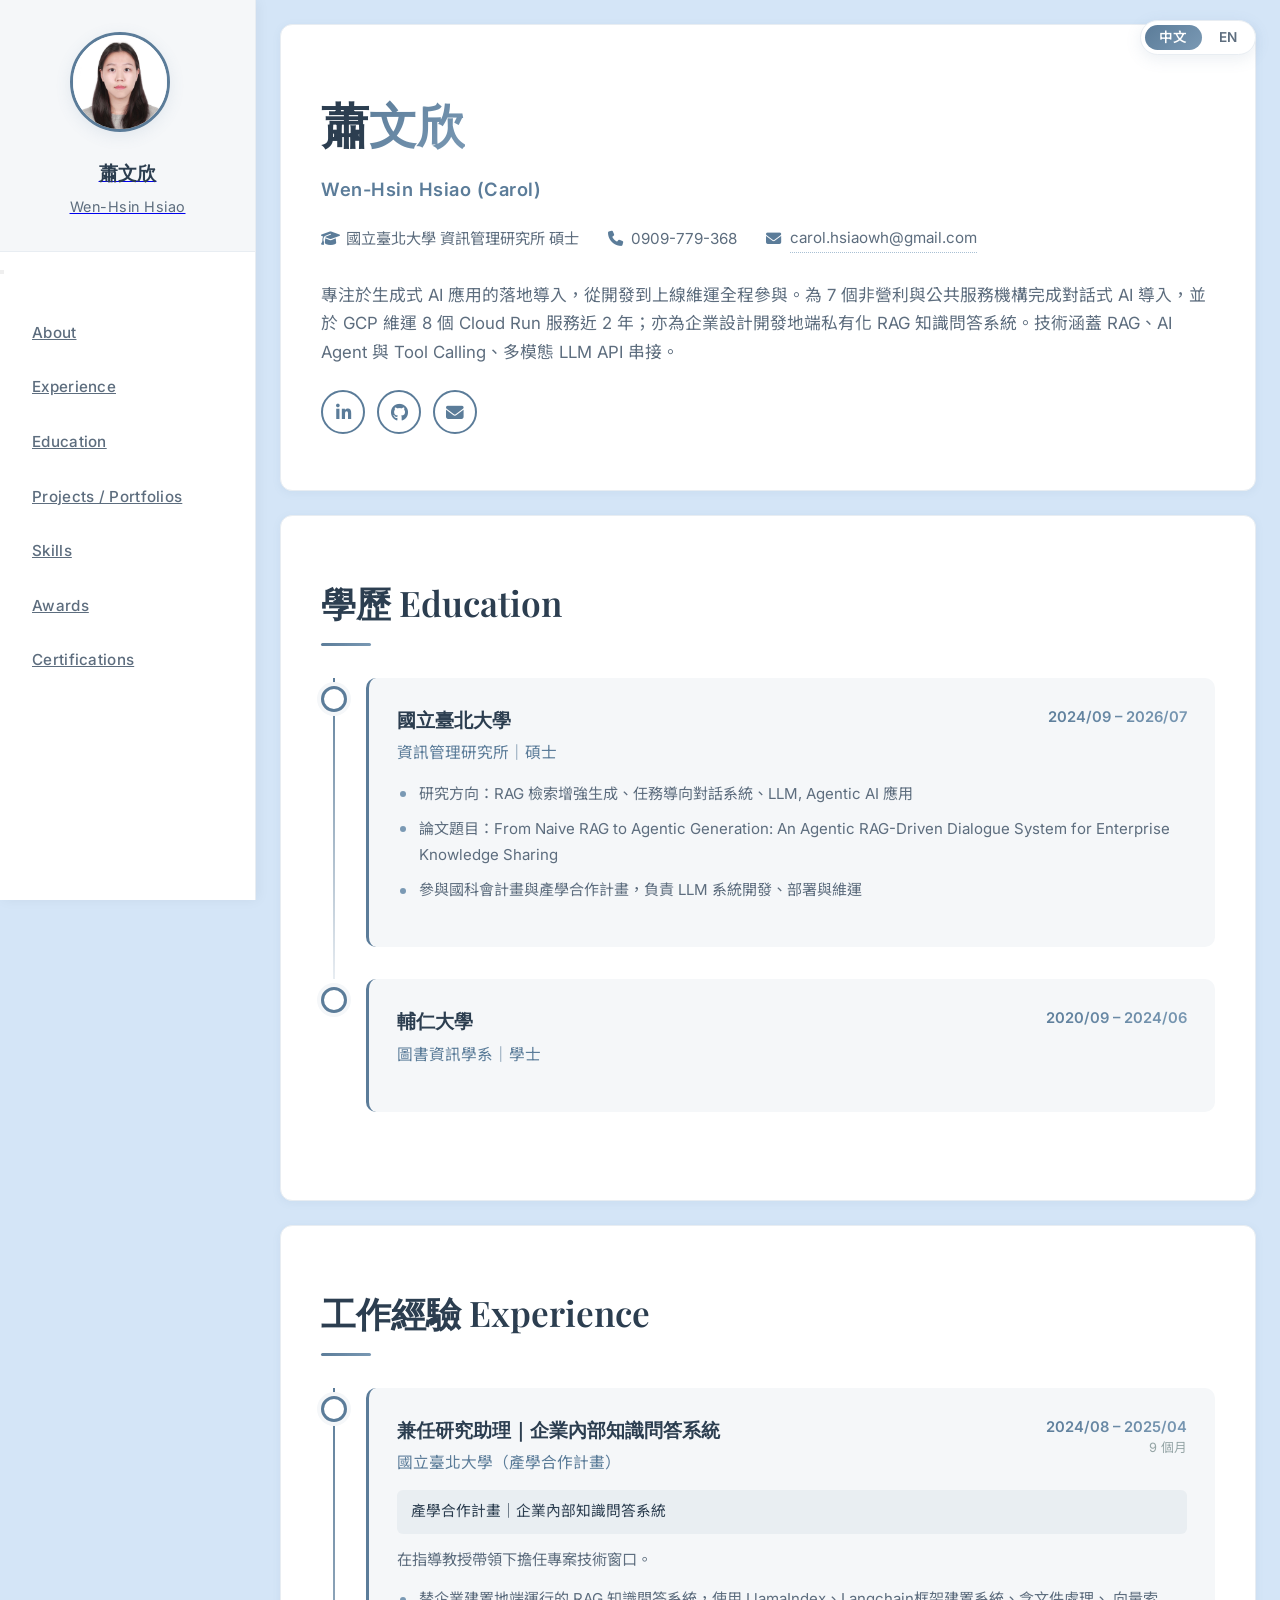
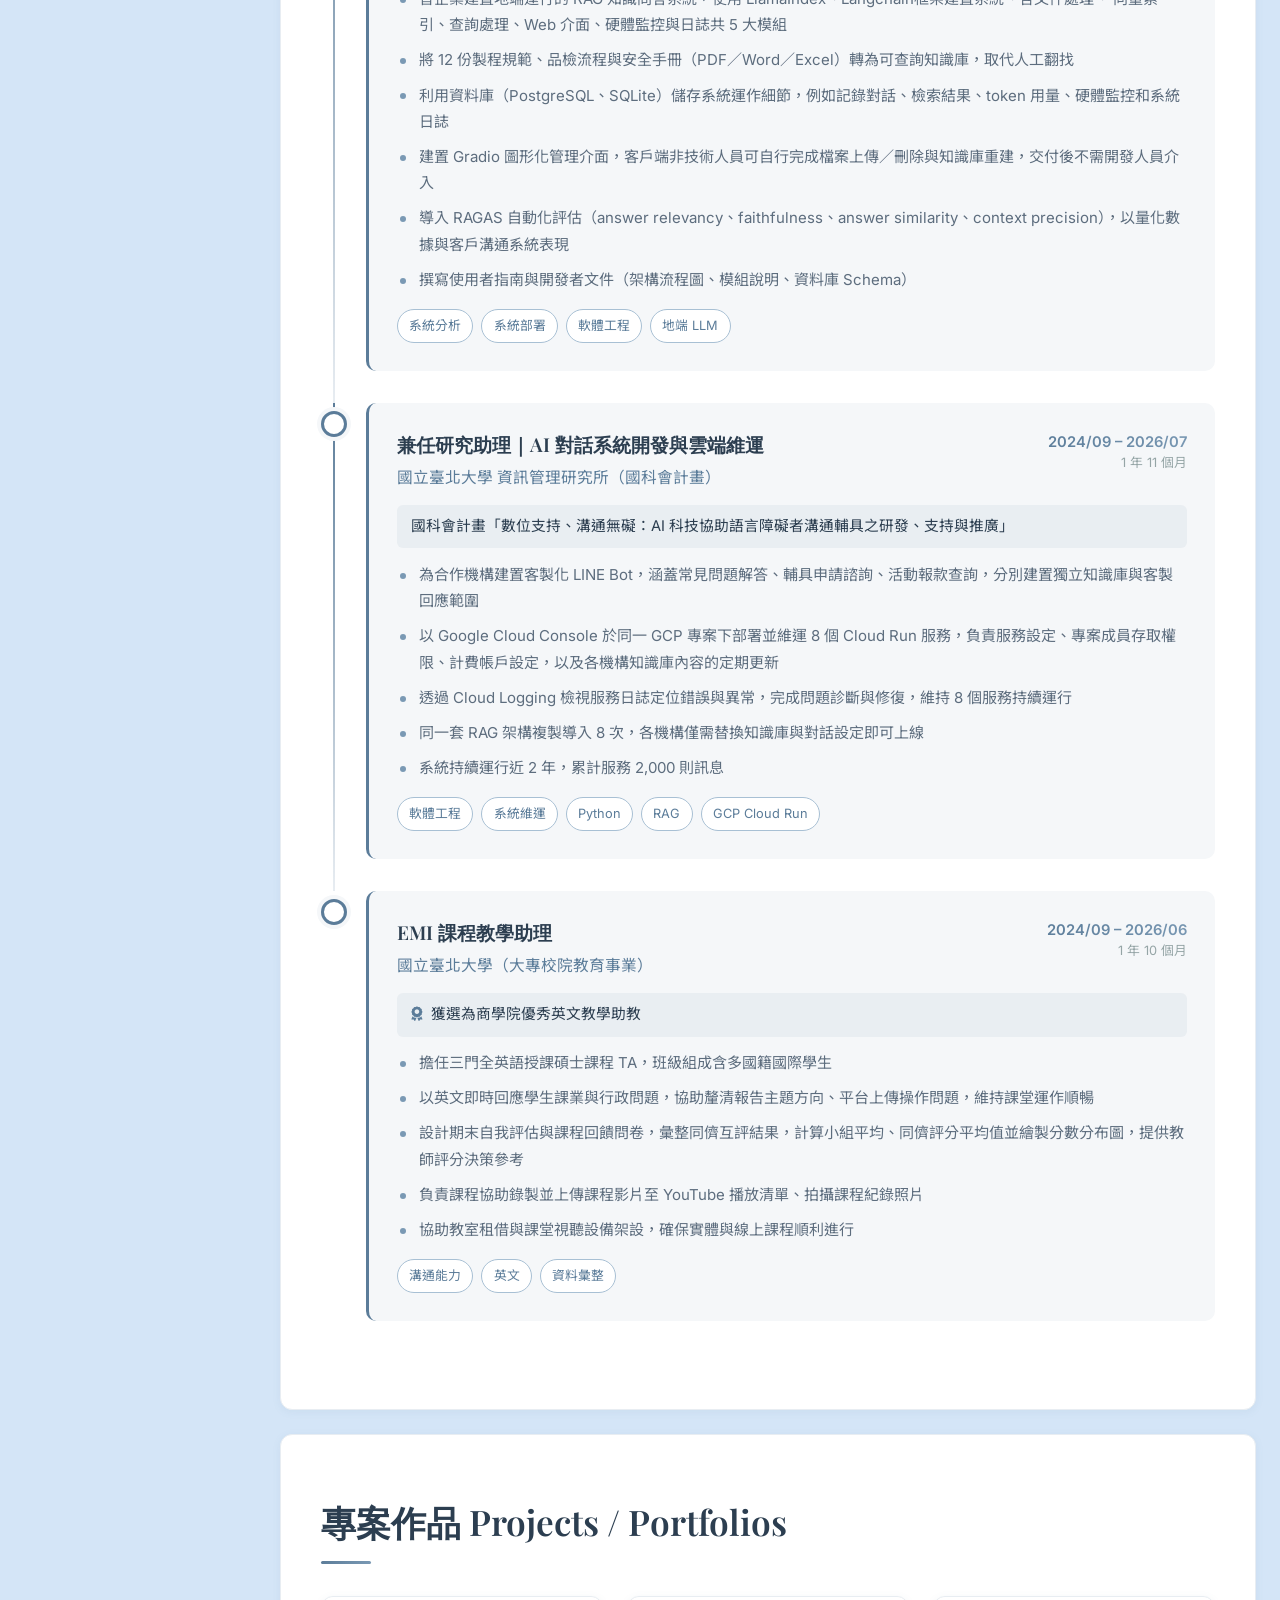
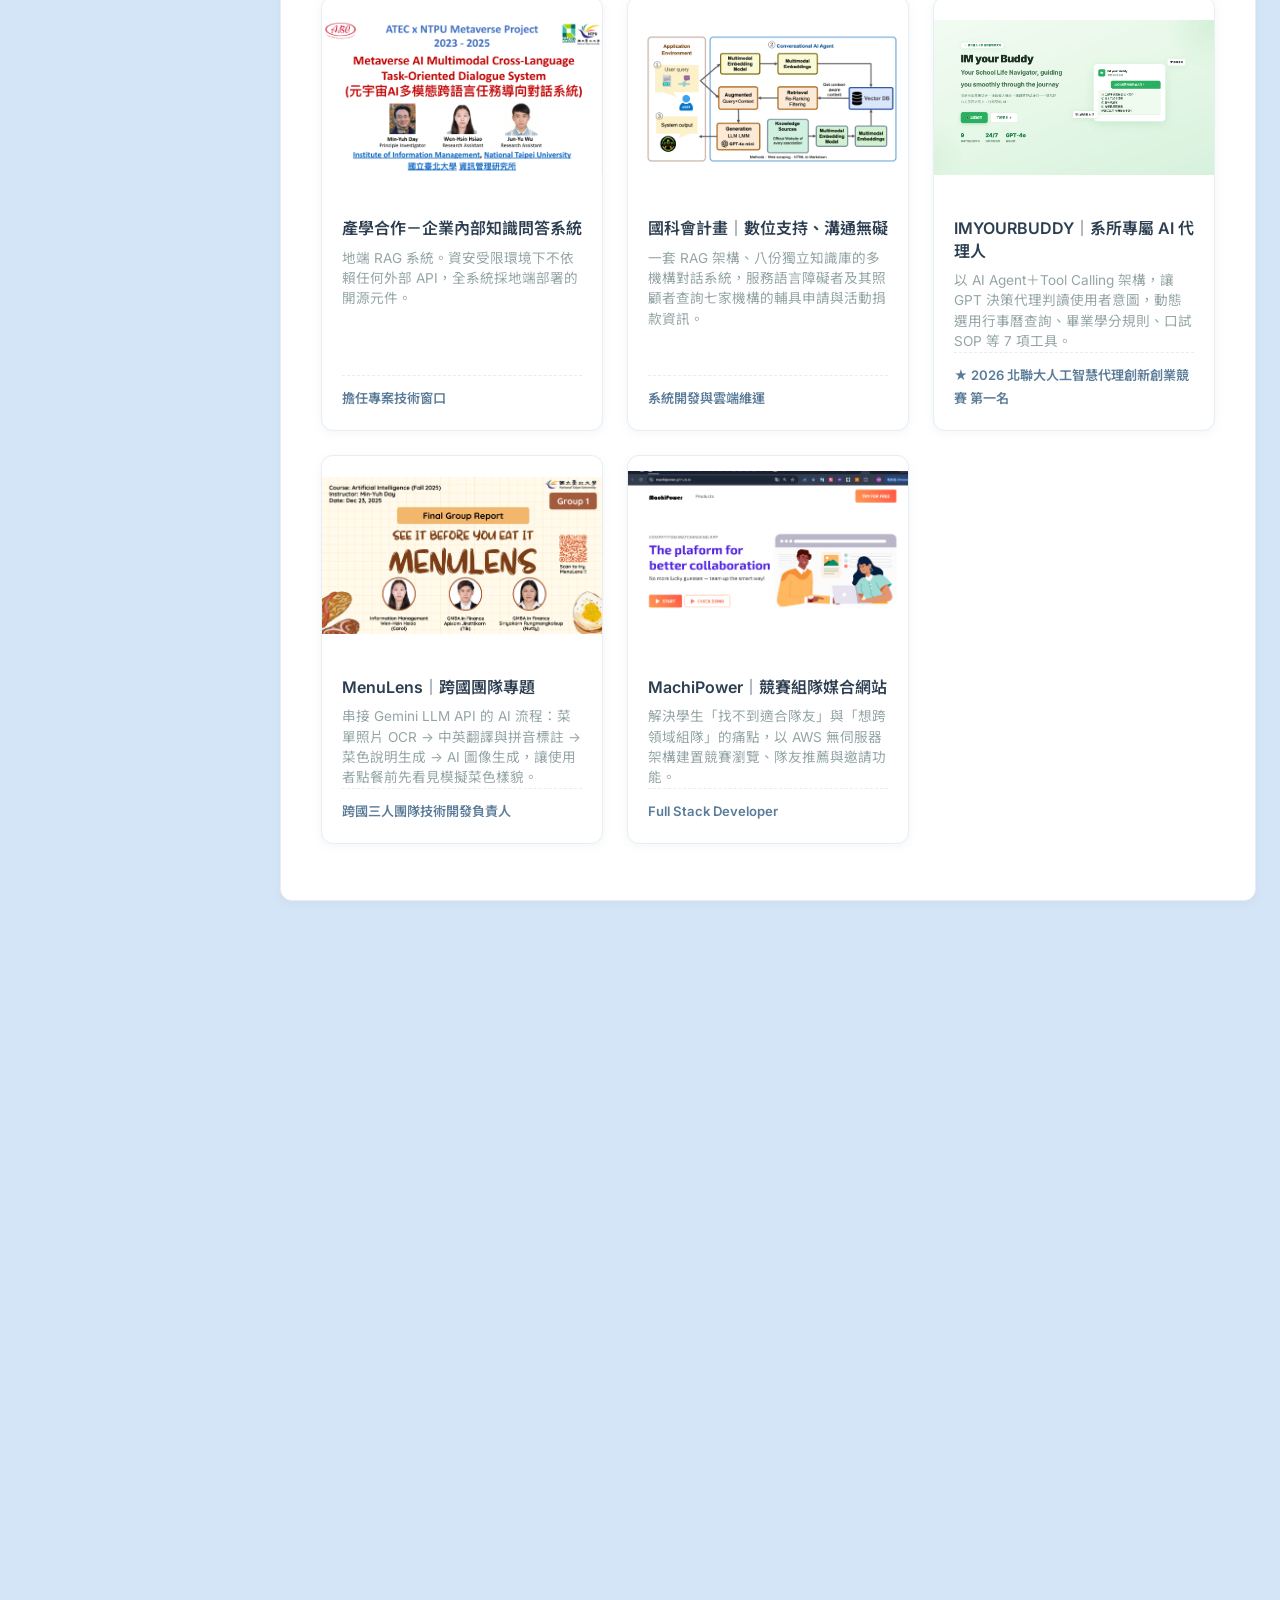
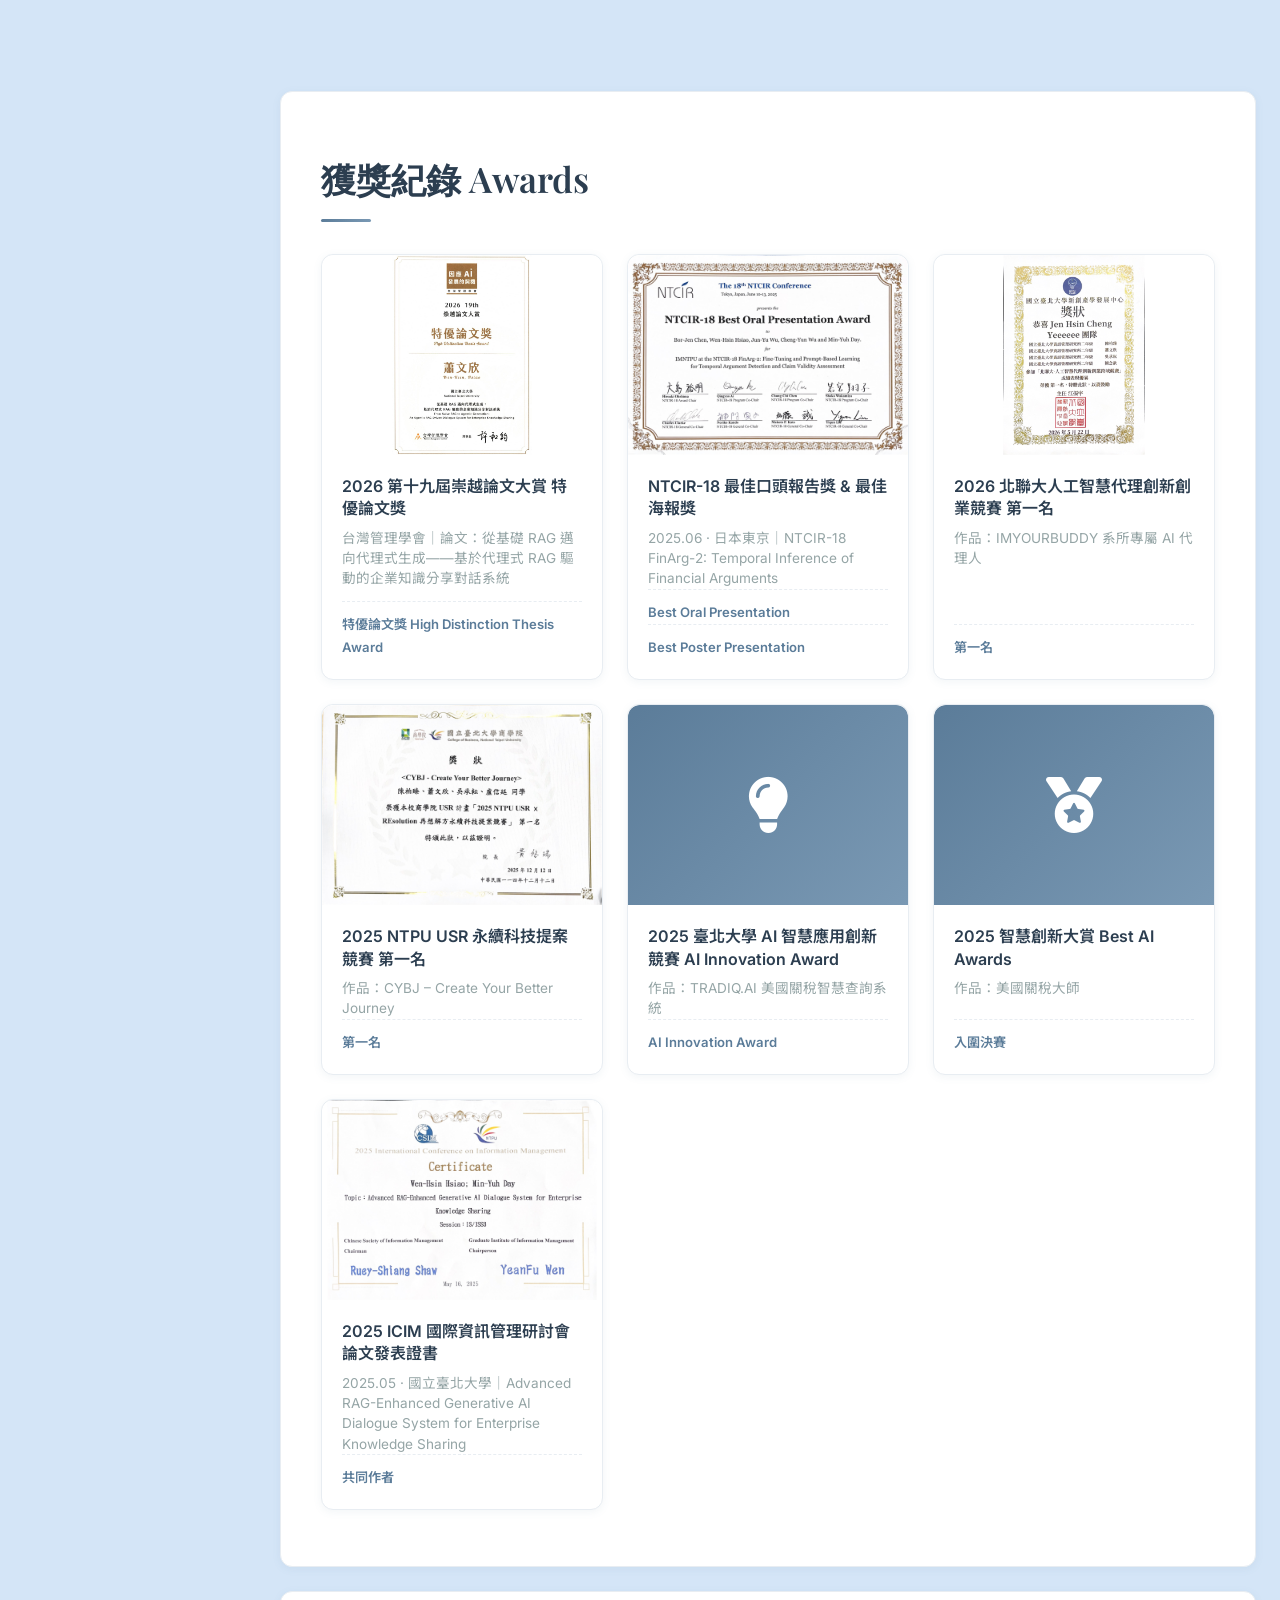
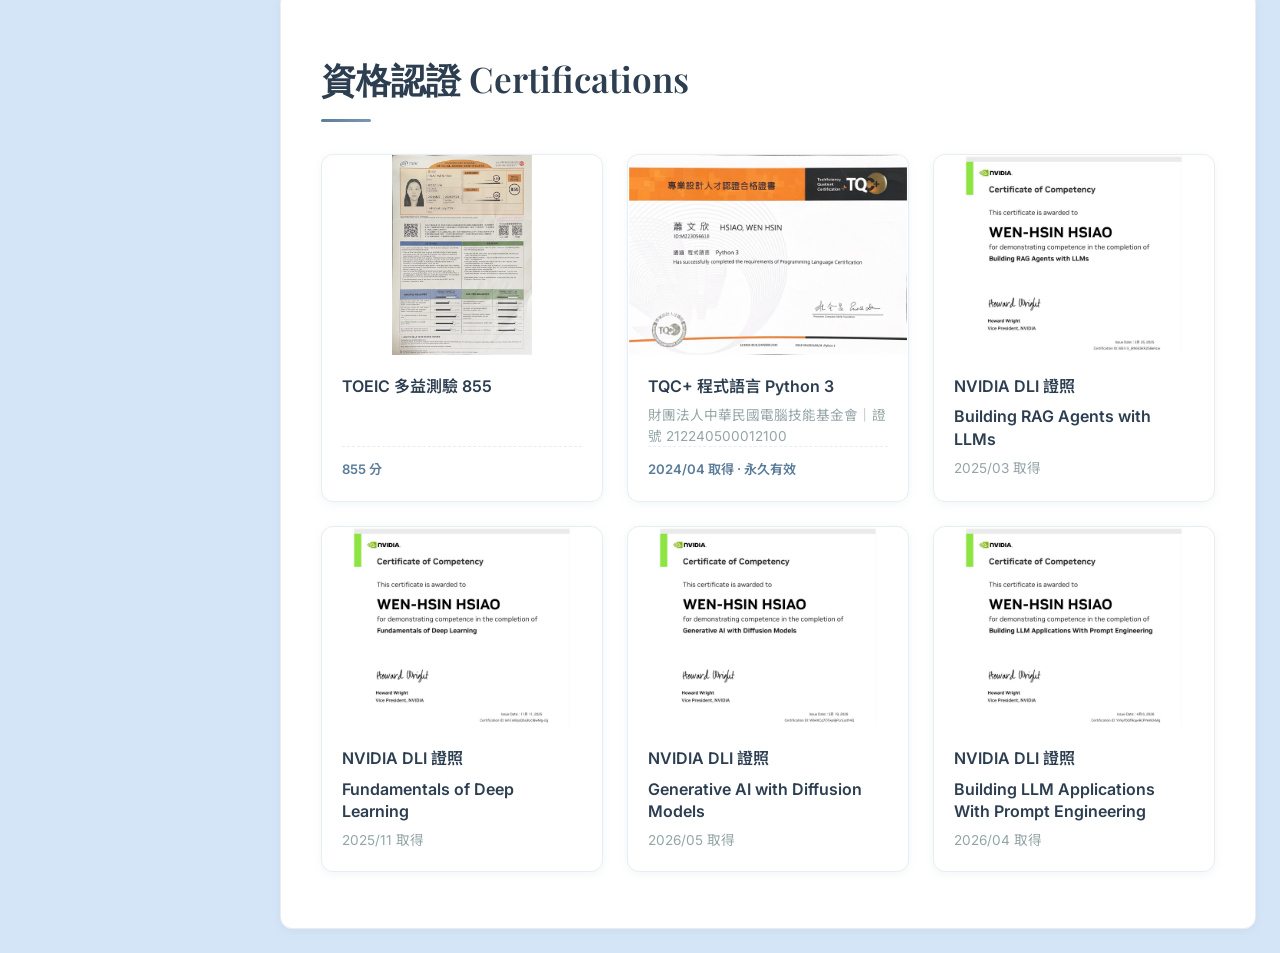
<file: index.html>
<!DOCTYPE html>
<html lang="zh-Hant">
    <head>
        <meta charset="utf-8" />
        <meta name="viewport" content="width=device-width, initial-scale=1, shrink-to-fit=no" />
        <meta name="description" content="蕭文欣 Wen-Hsin Hsiao — AI 應用工程師。專注生成式 AI 應用落地：RAG 系統、AI Agent、雲端部署與維運。" />
        <meta name="author" content="蕭文欣 Wen-Hsin Hsiao" />
        <!----<title>蕭文欣 Wen-Hsin Hsiao — AI 應用工程師</title> -->
        <link rel="icon" type="image/x-icon" href="assets/img/favicon.ico" />
        <!-- Google fonts -->
        <link href="https://fonts.googleapis.com/css2?family=Inter:wght@300;400;500;600;700;800&family=Noto+Sans+TC:wght@300;400;500;700&family=Playfair+Display:wght@400;500;600;700&display=swap" rel="stylesheet" type="text/css" />
        <link href="css/styles.css" rel="stylesheet" />
        <link rel="stylesheet" href="https://cdnjs.cloudflare.com/ajax/libs/font-awesome/6.4.0/css/all.min.css" crossorigin="anonymous" referrerpolicy="no-referrer" />
    </head>
    <body id="page-top">
        <!-- Language switch -->
        <div class="lang-switch" aria-label="Language">
            <span class="lang-opt active">中文</span>
            <a class="lang-opt" href="en.html" hreflang="en">EN</a>
        </div>

        <!-- Navigation-->
        <nav class="navbar navbar-expand-lg navbar-dark fixed-top" id="sideNav">
            <a class="navbar-brand js-scroll-trigger" href="#page-top">
                <div class="d-none d-lg-block">
                    <img class="img-fluid img-profile rounded-circle mx-auto mb-2" src="assets/img/profile.jpg" alt="蕭文欣" />
                    <div class="profile-name">
                        <h3>蕭文欣</h3>
                        <p>Wen-Hsin Hsiao</p>
                    </div>
                </div>
            </a>
            <button class="navbar-toggler" type="button" data-bs-toggle="collapse" data-bs-target="#navbarResponsive" aria-controls="navbarResponsive" aria-expanded="false" aria-label="Toggle navigation">
                <span class="navbar-toggler-icon"></span>
            </button>
            <div class="collapse navbar-collapse" id="navbarResponsive">
                <ul class="navbar-nav">
                    <li class="nav-item"><a class="nav-link js-scroll-trigger" href="#about">About</a></li>
                    <li class="nav-item"><a class="nav-link js-scroll-trigger" href="#experience">Experience</a></li>
                    <li class="nav-item"><a class="nav-link js-scroll-trigger" href="#education">Education</a></li>
                    <li class="nav-item"><a class="nav-link js-scroll-trigger" href="#projects">Projects / Portfolios</a></li>
                    <li class="nav-item"><a class="nav-link js-scroll-trigger" href="#interests">Skills</a></li>
                    <li class="nav-item"><a class="nav-link js-scroll-trigger" href="#awards">Awards</a></li>
                    <li class="nav-item"><a class="nav-link js-scroll-trigger" href="#certifications">Certifications</a></li>
                </ul>
            </div>
        </nav>

        <!-- Page Content-->
        <div class="container-fluid p-0">
            <!-- About-->
            <section class="resume-section" id="about">
                <div class="resume-section-content">
                    <h1 class="mb-3">
                        蕭<span class="text-primary">文欣</span>
                    </h1>
                    <div class="about-tagline">Wen-Hsin Hsiao (Carol)</div>

                    <ul class="about-meta">
                        <li><i class="fas fa-graduation-cap"></i> 國立臺北大學 資訊管理研究所 碩士</li>
                        <li><i class="fas fa-phone"></i> 0909-779-368</li>
                        <li><i class="fas fa-envelope"></i> <a href="mailto:carol.hsiaowh@gmail.com">carol.hsiaowh@gmail.com</a></li>
                    </ul>

                    <p class="lead">
                        專注於生成式 AI 應用的落地導入，從開發到上線維運全程參與。為 7 個非營利與公共服務機構完成對話式 AI 導入，並於 GCP 維運 8 個 Cloud Run 服務近 2 年；亦為企業設計開發地端私有化 RAG 知識問答系統。技術涵蓋 RAG、AI Agent 與 Tool Calling、多模態 LLM API 串接。
                    </p>
                    <!--
                    <p class="lead">
                        亦擅於英文溝通，TOEIC 855，並於於海外 NTCIR-18研討會 全英文發表獲最佳口頭報告與最佳海報獎。擅長在工程端與需求端之間溝通轉譯，期待讓 AI 不停留在概念驗證，而是走進日常工作流程。
                    </p>-->


                    <div class="social-icons">
                        <a class="social-icon" href="https://www.linkedin.com/in/wen-hsin-hsiao-62663a211/" target="_blank" rel="noopener" aria-label="LinkedIn"><i class="fab fa-linkedin-in"></i></a>
                        <a class="social-icon" href="https://github.com/HSIAOWH" target="_blank" rel="noopener" aria-label="GitHub"><i class="fab fa-github"></i></a>
                        <a class="social-icon" href="mailto:carol.hsiaowh@gmail.com" aria-label="Email"><i class="fas fa-envelope"></i></a>
                    </div>
                </div>
            </section>

            <!-- Education-->
            <section class="resume-section" id="education">
                <div class="resume-section-content">
                    <h2 class="mb-5">學歷 Education</h2>

                    <div class="timeline-item">
                        <div class="timeline-dot"></div>
                        <div class="experience-card">
                            <div class="exp-head">
                                <div class="exp-title-block">
                                    <h3>國立臺北大學</h3>
                                    <div class="subheading">資訊管理研究所｜碩士</div>
                                </div>
                                <div class="exp-date"><span class="text-primary">2024/09 – 2026/07</span></div>
                            </div>
                            <ul class="exp-list">
                                <li>研究方向：RAG 檢索增強生成、任務導向對話系統、LLM, Agentic AI 應用</li>
                                <li>論文題目：From Naive RAG to Agentic Generation: An Agentic RAG-Driven Dialogue System for Enterprise Knowledge Sharing</li>
                                <li>參與國科會計畫與產學合作計畫，負責 LLM 系統開發、部署與維運</li>
                            </ul>
                        </div>
                    </div>

                    <div class="timeline-item">
                        <div class="timeline-dot"></div>
                        <div class="experience-card">
                            <div class="exp-head">
                                <div class="exp-title-block">
                                    <h3>輔仁大學</h3>
                                    <div class="subheading">圖書資訊學系｜學士</div>
                                </div>
                                <div class="exp-date"><span class="text-primary">2020/09 – 2024/06</span></div>
                            </div>
                            <ul class="exp-list">
                                
                            </ul>
                        </div>
                    </div>
                </div>
            </section>

            <!-- Experience-->
            <section class="resume-section" id="experience">
                <div class="resume-section-content">
                    <h2 class="mb-5">工作經驗 Experience</h2>

                    
                    <div class="timeline-item">
                        <div class="timeline-dot"></div>
                        <div class="experience-card">
                            <div class="exp-head">
                                <div class="exp-title-block">
                                    <h3>兼任研究助理｜企業內部知識問答系統</h3>
                                    <div class="subheading">國立臺北大學（產學合作計畫）</div>
                                </div>
                                <div class="exp-date">
                                    <span class="text-primary">2024/08 – 2025/04</span>
                                    <small>9 個月</small>
                                </div>
                            </div>
                            <p class="exp-note">產學合作計畫｜企業內部知識問答系統</p>
                            <p class="exp-summary">在指導教授帶領下擔任專案技術窗口。</p>
                            <ul class="exp-list">
                                <li>替企業建置地端運行的 RAG 知識問答系統，使用 LlamaIndex、Langchain框架建置系統、含文件處理、 向量索引、查詢處理、Web 介面、硬體監控與日誌共 5 大模組</li>
                                <li>將 12 份製程規範、品檢流程與安全手冊（PDF／Word／Excel）轉為可查詢知識庫，取代人工翻找</li>
                                <li>利用資料庫（PostgreSQL、SQLite）儲存系統運作細節，例如記錄對話、檢索結果、token 用量、硬體監控和系統日誌</li>
                                <li>建置 Gradio 圖形化管理介面，客戶端非技術人員可自行完成檔案上傳／刪除與知識庫重建，交付後不需開發人員介入</li>
                                <li>導入 RAGAS 自動化評估（answer relevancy、faithfulness、answer similarity、context precision），以量化數據與客戶溝通系統表現</li>
                                <li>撰寫使用者指南與開發者文件（架構流程圖、模組說明、資料庫 Schema）</li>
                            </ul>
                            <div class="tag-list">
                                <span class="tag">系統分析</span>
                                <span class="tag">系統部署</span>
                                <span class="tag">軟體工程</span>
                                <span class="tag">地端 LLM</span>
                            </div>
                        </div>
                    </div>


                    <div class="timeline-item">
                        <div class="timeline-dot"></div>
                        <div class="experience-card">
                            <div class="exp-head">
                                <div class="exp-title-block">
                                    <h3>兼任研究助理｜AI 對話系統開發與雲端維運</h3>
                                    <div class="subheading">國立臺北大學 資訊管理研究所（國科會計畫）</div>
                                </div>
                                <div class="exp-date">
                                    <span class="text-primary">2024/09 – 2026/07</span>
                                    <small>1 年 11 個月</small>
                                </div>
                            </div>
                            <p class="exp-note">國科會計畫「數位支持、溝通無礙：AI 科技協助語言障礙者溝通輔具之研發、支持與推廣」</p>
                            
                            <ul class="exp-list">
                                <li>為合作機構建置客製化 LINE Bot，涵蓋常見問題解答、輔具申請諮詢、活動報款查詢，分別建置獨立知識庫與客製回應範圍</li>
                                <li>以 Google Cloud Console 於同一 GCP 專案下部署並維運 8 個 Cloud Run 服務，負責服務設定、專案成員存取權限、計費帳戶設定，以及各機構知識庫內容的定期更新</li>
                                <li>透過 Cloud Logging 檢視服務日誌定位錯誤與異常，完成問題診斷與修復，維持 8 個服務持續運行</li>
                                <li>同一套 RAG 架構複製導入 8 次，各機構僅需替換知識庫與對話設定即可上線</li>
                                <li>系統持續運行近 2 年，累計服務 2,000 則訊息</li>
                            </ul>
                            <div class="tag-list">
                                <span class="tag">軟體工程</span>
                                <span class="tag">系統維運</span>
                                <span class="tag">Python</span>
                                <span class="tag">RAG</span>
                                <span class="tag">GCP Cloud Run</span>
                            </div>
                        </div>
                    </div>

                    <div class="timeline-item">
                        <div class="timeline-dot"></div>
                        <div class="experience-card">
                            <div class="exp-head">
                                <div class="exp-title-block">
                                    <h3>EMI 課程教學助理</h3>
                                    <div class="subheading">國立臺北大學（大專校院教育事業）</div>
                                </div>
                                <div class="exp-date">
                                    <span class="text-primary">2024/09 – 2026/06</span>
                                    <small>1 年 10 個月</small>
                                </div>
                            </div>
                            <p class="exp-note"><i class="fas fa-award"></i> 獲選為商學院優秀英文教學助教</p>
                            <ul class="exp-list">
                                <li>擔任三門全英語授課碩士課程 TA，班級組成含多國籍國際學生</li>
                                <li>以英文即時回應學生課業與行政問題，協助釐清報告主題方向、平台上傳操作問題，維持課堂運作順暢</li>
                                <li>設計期末自我評估與課程回饋問卷，彙整同儕互評結果，計算小組平均、同儕評分平均值並繪製分數分布圖，提供教師評分決策參考</li>
                                <li>負責課程協助錄製並上傳課程影片至 YouTube 播放清單、拍攝課程紀錄照片</li>
                                <li>協助教室租借與課堂視聽設備架設，確保實體與線上課程順利進行</li>
                            </ul>
                            <div class="tag-list">
                                <span class="tag">溝通能力</span>
                                <span class="tag">英文</span>
                                <span class="tag">資料彙整</span>
                            </div>
                        </div>
                    </div>


                </div>
            </section>

            <!-- Projects / Portfolio-->
            <section class="resume-section" id="projects">
                <div class="resume-section-content">
                    <h2 class="mb-5">專案作品 Projects / Portfolios</h2>

                    <div class="awards-grid">
                        <div class="award-card" onclick="openModal('projectModal1')">
                            <div class="award-image">
                                <img src="assets/img/atec.png" alt="產學合作－企業內部知識問答系統" />
                            </div>
                            <div class="award-content">
                                <div class="award-title">產學合作－企業內部知識問答系統</div>
                                <div class="award-description">地端 RAG 系統。資安受限環境下不依賴任何外部 API，全系統採地端部署的開源元件。</div>
                                <div class="award-role">擔任專案技術窗口</div>
                            </div>
                        </div>

                        <div class="award-card" onclick="openModal('projectModal2')">
                            <div class="award-image">
                                <img src="assets/img/國科會計畫AIITNTPU.png" alt="國科會計畫｜數位支持、溝通無礙" />
                            </div>
                            <div class="award-content">
                                <div class="award-title">國科會計畫｜數位支持、溝通無礙</div>
                                <div class="award-description">一套 RAG 架構、八份獨立知識庫的多機構對話系統，服務語言障礙者及其照顧者查詢七家機構的輔具申請與活動捐款資訊。</div>
                                <div class="award-role">系統開發與雲端維運</div>
                            </div>
                        </div>

                        <div class="award-card" onclick="openModal('projectModal3')">
                            <div class="award-image">
                                <img src="assets/img/IM your Buddy.png" alt="IMYOURBUDDY｜系所專屬 AI 代理人" />
                            </div>
                            <div class="award-content">
                                <div class="award-title">IMYOURBUDDY｜系所專屬 AI 代理人</div>
                                <div class="award-description">以 AI Agent＋Tool Calling 架構，讓 GPT 決策代理判讀使用者意圖，動態選用行事曆查詢、畢業學分規則、口試 SOP 等 7 項工具。</div>
                                <div class="award-role">★ 2026 北聯大人工智慧代理創新創業競賽 第一名</div>
                            </div>
                        </div>

                        <div class="award-card" onclick="openModal('projectModal4')">
                            <div class="award-image">
                                <img src="assets/img/MenuLens.png" alt="MenuLens｜跨國團隊專題" />
                            </div>
                            <div class="award-content">
                                <div class="award-title">MenuLens｜跨國團隊專題</div>
                                <div class="award-description">串接 Gemini LLM API 的 AI 流程：菜單照片 OCR → 中英翻譯與拼音標註 → 菜色說明生成 → AI 圖像生成，讓使用者點餐前先看見模擬菜色樣貌。</div>
                                <div class="award-role">跨國三人團隊技術開發負責人</div>
                            </div>
                        </div>

                        <div class="award-card" onclick="openModal('projectModal5')">
                            <div class="award-image">
                                <img src="assets/img/MachiPower.png" alt="MachiPower｜競賽組隊媒合網站" />
                            </div>
                            <div class="award-content">
                                <div class="award-title">MachiPower｜競賽組隊媒合網站</div>
                                <div class="award-description">解決學生「找不到適合隊友」與「想跨領域組隊」的痛點，以 AWS 無伺服器架構建置競賽瀏覽、隊友推薦與邀請功能。</div>
                                <div class="award-role">Full Stack Developer</div>
                            </div>
                        </div>
                    </div>
                </div>
            </section>

            <!-- Skills & Competencies-->
            <section class="resume-section" id="interests">
                <div class="resume-section-content">
                    <h2 class="mb-5">技能 Skills</h2>

                    <div class="skills-grid">
                        <div class="skill-card" onclick="openModal('skillModal3')">
                            <div class="skill-icon"><i class="fas fa-diagram-project"></i></div>
                            <div class="skill-info">
                                <h4>RAG 系統開發</h4>
                                <p class="skill-label">LlamaIndex · ChromaDB · Reranker · RAGAS</p>
                            </div>
                        </div>

                        <div class="skill-card" onclick="openModal('skillModal4')">
                            <div class="skill-icon"><i class="fas fa-robot"></i></div>
                            <div class="skill-info">
                                <h4>AI Agent 與 Tool Calling</h4>
                                <p class="skill-label">LLM API 串接</p>
                            </div>
                        </div>

                        <div class="skill-card" onclick="openModal('skillModal5')">
                            <div class="skill-icon"><i class="fab fa-python"></i></div>
                            <div class="skill-info">
                                <h4>Python 與後端開發</h4>
                                <p class="skill-label">TQC+ Python 3 認證 · API 開發 · 文件處理</p>
                            </div>
                        </div>

                        <div class="skill-card" onclick="openModal('skillModal6')">
                            <div class="skill-icon"><i class="fas fa-cloud"></i></div>
                            <div class="skill-info">
                                <h4>雲端部署與維運</h4>
                                <p class="skill-label">GCP Cloud Run / Logging · AWS · Zeabur</p>
                            </div>
                        </div>

                        <div class="skill-card" onclick="openModal('skillModal7')">
                            <div class="skill-icon"><i class="fas fa-server"></i></div>
                            <div class="skill-info">
                                <h4>地端 LLM 部署</h4>
                                <p class="skill-label">Ollama · gemma3:27b-it-qat · 硬體資源監控</p>
                            </div>
                        </div>

                        <div class="skill-card" onclick="openModal('skillModal8')">
                            <div class="skill-icon"><i class="fas fa-database"></i></div>
                            <div class="skill-info">
                                <h4>資料處理與資料庫</h4>
                                <p class="skill-label">PostgreSQL · SQLAlchemy · 向量資料庫</p>
                            </div>
                        </div>
                    </div>

                    <div class="tag-list tag-list-lead">
                        <span class="tag-list-title">常用工具</span>
                        <span class="tag">Python</span>
                        <span class="tag">LlamaIndex</span>
                        <span class="tag">ChromaDB</span>
                        <span class="tag">Ollama</span>
                        <span class="tag">RAGAS</span>
                        <span class="tag">Gradio</span>
                        <span class="tag">LINE Messaging API</span>
                        <span class="tag">Google Cloud Run</span>
                        <span class="tag">Cloud Logging</span>
                        <span class="tag">AWS Amplify / Cognito / DynamoDB / S3 / Lambda</span>
                        <span class="tag">Zeabur</span>
                        <span class="tag">PostgreSQL</span>
                        <span class="tag">SQLAlchemy</span>
                        <span class="tag">Gemini API</span>
                        <span class="tag">GPT API</span>
                        <span class="tag">Git</span>
                    </div>
                </div>
            </section>

            <!-- Awards Section -->
            <section class="resume-section" id="awards">
                <div class="resume-section-content">
                    <h2 class="mb-5">獲獎紀錄 Awards</h2>

                    <div class="awards-grid">
                        <div class="award-card" onclick="openModal('modalAward7')">
                            <div class="award-image"><img src="assets/img/ThesisAward2026.jpg" alt="2026 第十九屆崇越論文大賞 特優論文獎" /></div>
                            <div class="award-content">
                                <div class="award-title">2026 第十九屆崇越論文大賞 特優論文獎</div>
                                <div class="award-description">台灣管理學會｜論文：從基礎 RAG 邁向代理式生成——基於代理式 RAG 驅動的企業知識分享對話系統</div>
                                <div class="award-role">特優論文獎 High Distinction Thesis Award</div>
                            </div>
                        </div>

                        <div class="award-card" onclick="openModal('modalAward1')">
                            <div class="award-image"><img src="assets/img/NTCIR_Best_Oral.jpg" alt="NTCIR-18 最佳口頭報告獎" /></div>
                            <div class="award-content">
                                <div class="award-title">NTCIR-18 最佳口頭報告獎 &amp; 最佳海報獎</div>
                                <div class="award-description">2025.06 · 日本東京｜NTCIR-18 FinArg-2: Temporal Inference of Financial Arguments</div>
                                <div class="award-role">Best Oral Presentation</div>
                                <div class="award-role">Best Poster Presentation</div>
                            </div>
                        </div>

                        <div class="award-card" onclick="openModal('modalAward2')">
                            <div class="award-image"><img src="assets/img/Beilianda2026Award.jpg" alt="2026 北聯大人工智慧代理創新創業競賽 第一名" /></div>
                            <div class="award-content">
                                <div class="award-title">2026 北聯大人工智慧代理創新創業競賽 第一名</div>
                                <div class="award-description">作品：IMYOURBUDDY 系所專屬 AI 代理人</div>
                                <div class="award-role">第一名</div>
                            </div>
                        </div>

                        <div class="award-card" onclick="openModal('modalAward3')">
                            <div class="award-image"><img src="assets/img/USR2025Award.jpg" alt="2025 NTPU USR 永續科技提案競賽 第一名" /></div>
                            <div class="award-content">
                                <div class="award-title">2025 NTPU USR 永續科技提案競賽 第一名</div>
                                <div class="award-description">作品：CYBJ – Create Your Better Journey</div>
                                <div class="award-role">第一名</div>
                            </div>
                        </div>

                        <div class="award-card" onclick="openModal('modalAward4')">
                            <div class="award-image"><i class="fas fa-lightbulb"></i></div>
                            <div class="award-content">
                                <div class="award-title">2025 臺北大學 AI 智慧應用創新競賽 AI Innovation Award</div>
                                <div class="award-description">作品：TRADIQ.AI 美國關稅智慧查詢系統</div>
                                <div class="award-role">AI Innovation Award</div>
                            </div>
                        </div>

                        <div class="award-card" onclick="openModal('modalAward5')">
                            <div class="award-image"><i class="fas fa-medal"></i></div>
                            <div class="award-content">
                                <div class="award-title">2025 智慧創新大賞 Best AI Awards</div>
                                <div class="award-description">作品：美國關稅大師</div>
                                <div class="award-role">入圍決賽</div>
                            </div>
                        </div>

                        <div class="award-card" onclick="openModal('modalAward6')">
                            <div class="award-image"><img src="assets/img/ICIM2025.jpg" alt="2025 ICIM 國際資訊管理研討會 論文發表證書" /></div>
                            <div class="award-content">
                                <div class="award-title">2025 ICIM 國際資訊管理研討會 論文發表證書</div>
                                <div class="award-description">2025.05 · 國立臺北大學｜Advanced RAG-Enhanced Generative AI Dialogue System for Enterprise Knowledge Sharing</div>
                                <div class="award-role">共同作者</div>
                            </div>
                        </div>
                    </div>
                </div>
            </section>

            <!-- Certifications Section -->
            <section class="resume-section" id="certifications">
                <div class="resume-section-content">
                    <h2 class="mb-5">資格認證 Certifications</h2>

                    <div class="awards-grid">
                        <div class="award-card" onclick="openModal('modalCert1')">
                            <div class="award-image"><img src="assets/img/TOEIC855.jpg" alt="TOEIC 多益測驗 855" /></div>
                            <div class="award-content">
                                <div class="award-title">TOEIC 多益測驗 855</div>
                                <div class="award-role">855 分</div>
                            </div>
                        </div>

                        <div class="award-card" onclick="openModal('modalCert2')">
                            <div class="award-image"><img src="assets/img/TQCPython3.jpg" alt="TQC+ 程式語言 Python 3" /></div>
                            <div class="award-content">
                                <div class="award-title">TQC+ 程式語言 Python 3</div>
                                <div class="award-description">財團法人中華民國電腦技能基金會｜證號 212240500012100</div>
                                <div class="award-role">2024/04 取得 · 永久有效</div>
                            </div>
                        </div>

                        <div class="award-card" onclick="openModal('modalCert3')">
                            <div class="award-image"><img src="assets/img/NVIDIA_RAGAgents.jpg" alt="NVIDIA DLI Building RAG Agents with LLMs 證書" /></div>
                            <div class="award-content">
                                <div class="award-title">NVIDIA DLI 證照</div>
                                <div class="award-title">Building RAG Agents with LLMs</div>
                                <div class="award-description">2025/03 取得</div>
                            </div>
                        </div>

                        <div class="award-card" onclick="openModal('modalCert4')">
                            <div class="award-image"><img src="assets/img/NVIDIA_DeepLearning.jpg" alt="NVIDIA DLI Fundamentals of Deep Learning 證書" /></div>
                            <div class="award-content">
                                <div class="award-title">NVIDIA DLI 證照</div>
                                <div class="award-title">Fundamentals of Deep Learning</div>
                                <div class="award-description">2025/11 取得</div>
                            </div>
                        </div>

                        <div class="award-card" onclick="openModal('modalCert5')">
                            <div class="award-image"><img src="assets/img/NVIDIA_DiffusionModels.jpg" alt="NVIDIA DLI Generative AI with Diffusion Models 證書" /></div>
                            <div class="award-content">
                                <div class="award-title">NVIDIA DLI 證照</div>
                                <div class="award-title">Generative AI with Diffusion Models</div>
                                <div class="award-description">2026/05 取得</div>
                            </div>
                        </div>

                        <div class="award-card" onclick="openModal('modalCert6')">
                            <div class="award-image"><img src="assets/img/NVIDIA_PromptEngineering.jpg" alt="NVIDIA DLI Building LLM Applications With Prompt Engineering 證書" /></div>
                            <div class="award-content">
                                <div class="award-title">NVIDIA DLI 證照</div>
                                <div class="award-title">Building LLM Applications With Prompt Engineering</div>
                                <div class="award-description">2026/04 取得</div>
                            </div>
                        </div>
                    </div>
                </div>
            </section>
        </div>

        <!-- ===================== Project Modals ===================== -->
        <div id="projectModal1" class="modal">
            <div class="modal-content">
                <div class="modal-header">
                    <h3>產學合作－企業內部知識問答系統</h3>
                    <span class="close" onclick="closeModal('projectModal1')">&times;</span>
                </div>
                <div class="modal-body">
                    <img src="assets/img/atec.png" alt="產學合作專案" style="width: 100%; border-radius: 8px; margin-bottom: 1.5rem; display: block;" />
                    <p><strong>角色：</strong>專案技術窗口｜<strong>期間：</strong>2024/08 – 2025/04</p>
                    <p>資安受限環境下的地端 RAG 系統。客戶要求資料不得使用外部雲端 AI 服務，全系統採用可地端部署的開源元件，運行不依賴任何外部 API。</p>
                    <h4>系統架構</h4>
                    <ul>
                        <li><strong>文件處理：</strong>解析 PDF／Word／Excel 製程與品檢文件，統一轉為可索引文本</li>
                        <li><strong>檢索：</strong>LlamaIndex 建構 pipeline、ChromaDB 存放向量，串接 Reranker 兩階段重排序提升上下文精準度</li>
                        <li><strong>生成：</strong>Ollama 地端部署 gemma3:27b-it-qat，採量化版本以配合地端硬體資源</li>
                        <li><strong>資料層：</strong>PostgreSQL／SQLAlchemy 記錄對話歷程、檢索來源片段，使用者回饋與系統日誌，使每則回應可回溯至來源文件</li>
                        <li><strong>介面：</strong>Gradio 整合問答與知識庫管理，將檔案上傳／刪除與索引重建包裝為圖形化操作</li>
                        <li><strong>維運：</strong>硬體資源監控與系統日誌模組</li>
                    </ul>
                    <h4>品質驗證</h4>
                    <p>導入 RAGAS，以 answer relevancy、faithfulness、answer similarity、context precision 四項指標量化系統表現，作為與客戶溝通的共同語言。</p>
                    <div class="tag-list">
                        <span class="tag">LlamaIndex</span><span class="tag">ChromaDB</span><span class="tag">Ollama</span><span class="tag">PostgreSQL</span><span class="tag">Gradio</span><span class="tag">RAGAS</span>
                    </div>
                </div>
            </div>
        </div>

        <div id="projectModal2" class="modal">
            <div class="modal-content">
                <div class="modal-header">
                    <h3>國科會計畫｜數位支持、溝通無礙</h3>
                    <span class="close" onclick="closeModal('projectModal2')">&times;</span>
                </div>
                <div class="modal-body">
                    <img src="assets/img/國科會計畫AIITNTPU.png" alt="國科會計畫｜數位支持、溝通無礙" style="width: 100%; border-radius: 8px; margin-bottom: 1.5rem; display: block;" />
                    <p><strong>計畫全名：</strong>「數位支持、溝通無礙：AI 科技協助語言障礙者溝通輔具之研發、支持與推廣」</p>
                    <p>一套 RAG 架構、八份獨立知識庫的多機構對話系統，服務語言障礙者及其照顧者查詢七家機構的輔具申請與活動捐款資訊。</p>
                    <h4>系統架構</h4>
                    <ul>
                        <li><strong>核心：</strong>RAG 向量檢索＋Reranker，降低幻覺並提升回應正確性</li>
                        <li><strong>知識庫：</strong>爬取各機構官網資料並整合既有 FAQ，依機構分別建置獨立知識庫，避免跨機構資訊混淆</li>
                        <li><strong>生成：</strong>串接 LLM API，處理多模態輸入與跨語言查詢</li>
                        <li><strong>介面：</strong>LINE Messaging API，使用者無需另行安裝應用程式</li>
                        <li><strong>部署：</strong>8 個服務各自獨立部署於 Google Cloud Run（同一 GCP 專案）</li>
                    </ul>
                    <h4>可複製性</h4>
                    <p>核心架構固定，機構差異僅存在於知識庫內容與對話設定兩層；新增機構不需重新開發，複製部署後替換知識庫即可上線。計畫期間完成 8 次導入，系統持續運行近 2 年，累計服務 2,000 則訊息。</p>
                    <div class="tag-list">
                        <span class="tag">RAG</span><span class="tag">LINE Messaging API</span><span class="tag">Google Cloud Run</span><span class="tag">Cloud Logging</span><span class="tag">Python</span>
                    </div>
                </div>
            </div>
        </div>

        <div id="projectModal3" class="modal">
            <div class="modal-content">
                <div class="modal-header">
                    <h3>IMYOURBUDDY｜系所專屬 AI 代理人</h3>
                    <span class="close" onclick="closeModal('projectModal3')">&times;</span>
                </div>
                <div class="modal-body">
                    <img src="assets/img/IM your Buddy.png" alt="IMYOURBUDDY｜系所專屬 AI 代理人" style="width: 100%; border-radius: 8px; margin-bottom: 1rem; display: block;" />
                    <a class="project-link-btn" href="https://imyourbuddy-official.zeabur.app/" target="_blank" rel="noopener"><i class="fas fa-arrow-up-right-from-square"></i> 查看專案</a>
                    <p><strong>★ 2026 北聯大人工智慧代理創新創業競賽 第一名</strong>（課堂專案）</p>
                    <ul>
                        <li>針對系所行政知識高度依賴助教口耳相傳、規章散落各處、學生需主動查詢的痛點，開發系所專屬 AI 代理人</li>
                        <li>採 <strong>AI Agent＋Tool Calling 架構</strong>：由 GPT 決策代理判讀使用者意圖，動態選用對應工具（行事曆查詢、畢業學分規則、口試 SOP 等 7 項工具）至資料庫取回資料，再由 GPT 整合生成結構化回覆</li>
                        <li>以 Python 開發並部署於 Zeabur 雲端平台，模組化設計使系統僅需替換知識庫即可移轉至其他系所使用</li>
                    </ul>
                    <div class="tag-list">
                        <span class="tag">AI Agent</span><span class="tag">Tool Calling</span><span class="tag">GPT API</span><span class="tag">Python</span><span class="tag">Zeabur</span>
                    </div>
                </div>
            </div>
        </div>

        <div id="projectModal4" class="modal">
            <div class="modal-content">
                <div class="modal-header">
                    <h3>MenuLens｜跨國團隊專題</h3>
                    <span class="close" onclick="closeModal('projectModal4')">&times;</span>
                </div>
                <div class="modal-body">
                    <img src="assets/img/MenuLens.png" alt="MenuLens｜跨國團隊專題" style="width: 100%; border-radius: 8px; margin-bottom: 1rem; display: block;" />
                    <a class="project-link-btn" href="https://canva.link/bx9pmfyfzyzojc9" target="_blank" rel="noopener"><i class="fas fa-arrow-up-right-from-square"></i> 查看專案</a>
                    <p><strong>角色：</strong>跨國三人團隊技術開發負責人（課程專案）</p>
                    <ul>
                        <li>與兩位 GMBA 國際學生協作，從使用者痛點訪談、商業模式設計到系統實作全程共同執行，針對在台國際學生看不懂中文菜單的問題開發解決方案</li>
                        <li>串接 <strong>Gemini LLM API</strong> 建構 AI 流程：菜單照片 OCR 文字辨識 → 中英翻譯與拼音標註 → 菜色說明生成 → AI 圖像生成，讓使用者點餐前即可看見模擬菜色樣貌</li>
                        <li>系統部署於 Google Cloud Platform（Cloud Run）</li>
                    </ul>
                    <div class="tag-list">
                        <span class="tag">Gemini API</span><span class="tag">OCR</span><span class="tag">多模態</span><span class="tag">Google Cloud Run</span>
                    </div>
                </div>
            </div>
        </div>

        <div id="projectModal5" class="modal">
            <div class="modal-content">
                <div class="modal-header">
                    <h3>MachiPower｜競賽組隊媒合網站</h3>
                    <span class="close" onclick="closeModal('projectModal5')">&times;</span>
                </div>
                <div class="modal-body">
                    <img src="assets/img/MachiPower.png" alt="MachiPower｜競賽組隊媒合網站" style="width: 100%; border-radius: 8px; margin-bottom: 1rem; display: block;" />
                    <a class="project-link-btn" href="https://machipower.github.io/" target="_blank" rel="noopener"><i class="fas fa-arrow-up-right-from-square"></i> 查看網站</a>
                    <p><strong>角色：</strong>Full Stack Developer（課程專案）</p>
                    <ul>
                        <li>開發競賽組隊媒合網站，解決學生「找不到適合隊友」與「想跨領域組隊」的痛點</li>
                        <li>負責競賽瀏覽、隊友推薦與邀請功能模組開發</li>
                        <li>系統部署於 <strong>AWS</strong>，採 Amplify 整合前端託管與 CI/CD，搭配 Cognito（帳號註冊、Email 驗證與登入）、DynamoDB（使用者與配對資料）、S3（履歷與圖片儲存）、Lambda ＋ API Gateway（推薦通知與信件發送等無伺服器運算）</li>
                    </ul>
                    <div class="tag-list">
                        <span class="tag">AWS Amplify</span><span class="tag">Cognito</span><span class="tag">DynamoDB</span><span class="tag">S3</span><span class="tag">Lambda</span><span class="tag">API Gateway</span>
                    </div>
                </div>
            </div>
        </div>

        <!-- ===================== Skill Modals ===================== -->
        <div id="skillModal3" class="modal">
            <div class="modal-content">
                <div class="modal-header">
                    <h3>RAG 系統開發</h3>
                    <span class="close" onclick="closeModal('skillModal3')">&times;</span>
                </div>
                <div class="modal-body">
                    <div class="skill-detail-header">
                        <div class="skill-detail-icon"><i class="fas fa-diagram-project"></i></div>
                        <div class="skill-detail-level">
                            <p class="skill-detail-sub">LlamaIndex · ChromaDB · Reranker · RAGAS</p>
                        </div>
                    </div>
                    <h4>能力範圍</h4>
                    <ul>
                        <li>文件處理：解析 PDF／Word／Excel，統一轉為可索引文本並切分 chunk</li>
                        <li>檢索：以 LlamaIndex 建構 pipeline、ChromaDB 存放向量，串接 Reranker 兩階段重排序</li>
                        <li>知識庫治理：爬取與整合來源資料，依機構／領域分庫，避免資訊混淆</li>
                        <li>品質驗證：導入 RAGAS 進行 answer relevancy、faithfulness、answer similarity、context precision 量化評估</li>
                        <li>可回溯性：記錄檢索來源片段，使每則回應可回溯至原始文件</li>
                    </ul>
                    <h4>實務成果</h4>
                    <ul>
                        <li>同一套 RAG 架構複製導入 8 個機構場域，替換知識庫即可上線</li>
                        <li>為電子製造業海外廠交付完全地端、不依賴外部 API 的私有化 RAG 系統</li>
                        <li>NVIDIA DLI – Building RAG Agents with LLMs 認證</li>
                    </ul>
                </div>
            </div>
        </div>

                <div id="skillModal4" class="modal">
            <div class="modal-content">
                <div class="modal-header">
                    <h3>AI Agent 與 Tool Calling</h3>
                    <span class="close" onclick="closeModal('skillModal4')">&times;</span>
                </div>
                <div class="modal-body">
                    <div class="skill-detail-header">
                        <div class="skill-detail-icon"><i class="fas fa-robot"></i></div>
                        <div class="skill-detail-level">
                            <p class="skill-detail-sub">多工具決策代理 · 多模態 LLM API 串接</p>
                        </div>
                    </div>
                    <h4>能力範圍</h4>
                    <ul>
                        <li>設計 LLM 決策代理，依使用者意圖動態選用工具並整合回覆</li>
                        <li>定義工具介面與參數 schema，串接資料庫、規則表與外部服務</li>
                        <li>多模態 LLM API 串接（影像輸入、OCR、圖像生成）</li>
                        <li>Prompt 設計與回覆結構化輸出</li>
                    </ul>
                    <h4>實務成果</h4>
                    <ul>
                        <li>IMYOURBUDDY：GPT 決策代理動態選用 7 項工具，獲 2026 北聯大人工智慧代理創新創業競賽第一名</li>
                        <li>MenuLens：串接 Gemini LLM API 完成 OCR → 翻譯 → 說明生成 → 圖像生成的多階段流程</li>
                    </ul>
                </div>
            </div>
        </div>

                <div id="skillModal5" class="modal">
            <div class="modal-content">
                <div class="modal-header">
                    <h3>Python 與後端開發</h3>
                    <span class="close" onclick="closeModal('skillModal5')">&times;</span>
                </div>
                <div class="modal-body">
                    <div class="skill-detail-header">
                        <div class="skill-detail-icon"><i class="fab fa-python"></i></div>
                        <div class="skill-detail-level">
                            <p class="skill-detail-sub">TQC+ Python 3 認證 · API 開發 · 文件處理</p>
                        </div>
                    </div>
                    <h4>能力範圍</h4>
                    <ul>
                        <li>以 Python 開發 RAG 服務、AI Agent 與 Webhook 後端</li>
                        <li>文件解析與資料前處理（PDF／Word／Excel）</li>
                        <li>API 串接與錯誤處理、日誌設計</li>
                        <li>Gradio 快速建構圖形化操作介面</li>
                        <li>Git 版本控制</li>
                    </ul>
                    <h4>認證</h4>
                    <ul>
                        <li>TQC+ 程式語言 Python 3（財團法人中華民國電腦技能基金會，2024/04）</li>
                    </ul>
                </div>
            </div>
        </div>

                <div id="skillModal6" class="modal">
            <div class="modal-content">
                <div class="modal-header">
                    <h3>雲端部署與維運</h3>
                    <span class="close" onclick="closeModal('skillModal6')">&times;</span>
                </div>
                <div class="modal-body">
                    <div class="skill-detail-header">
                        <div class="skill-detail-icon"><i class="fas fa-cloud"></i></div>
                        <div class="skill-detail-level">
                            <p class="skill-detail-sub">GCP Cloud Run / Logging · AWS · Zeabur</p>
                        </div>
                    </div>
                    <h4>Google Cloud Platform</h4>
                    <ul>
                        <li>於同一 GCP 專案下部署並維運 8 個 Cloud Run 服務</li>
                        <li>負責服務設定、專案成員存取權限、計費帳戶設定</li>
                        <li>透過 Cloud Logging 檢視日誌定位錯誤與異常，完成問題診斷與修復</li>
                        <li>系統持續運行近 2 年，累計服務 2,000 則訊息</li>
                    </ul>
                    <h4>其他平台</h4>
                    <ul>
                        <li>AWS：Amplify（前端託管與 CI/CD）、Cognito、DynamoDB、S3、Lambda ＋ API Gateway</li>
                        <li>Zeabur：AI Agent 服務部署</li>
                    </ul>
                </div>
            </div>
        </div>

                <div id="skillModal7" class="modal">
            <div class="modal-content">
                <div class="modal-header">
                    <h3>地端 LLM 部署</h3>
                    <span class="close" onclick="closeModal('skillModal7')">&times;</span>
                </div>
                <div class="modal-body">
                    <div class="skill-detail-header">
                        <div class="skill-detail-icon"><i class="fas fa-server"></i></div>
                        <div class="skill-detail-level">
                            <p class="skill-detail-sub">Ollama 部署</p>
                        </div>
                    </div>
                    <h4>能力範圍</h4>
                    <ul>
                        <li>以 Ollama 於客戶地端部署 gemma3:27b-it-qat，採量化版本配合硬體資源</li>
                        <li>在資安受限、不得使用外部雲端 AI 服務的環境下，以開源元件組建完整系統</li>
                        <li>硬體資源監控與系統日誌模組設計</li>
                        <li>交付後可由客戶端非技術人員自行維護知識庫，不需開發人員介入</li>
                    </ul>
                </div>
            </div>
        </div>

                <div id="skillModal8" class="modal">
            <div class="modal-content">
                <div class="modal-header">
                    <h3>資料處理與資料庫</h3>
                    <span class="close" onclick="closeModal('skillModal8')">&times;</span>
                </div>
                <div class="modal-body">
                    <div class="skill-detail-header">
                        <div class="skill-detail-icon"><i class="fas fa-database"></i></div>
                        <div class="skill-detail-level">
                            <p class="skill-detail-sub"></p>
                        </div>
                    </div>
                    <h4>能力範圍</h4>
                    <ul>
                        <li>PostgreSQL／SQLAlchemy：對話歷程、檢索來源片段、使用者回饋與系統日誌的資料層設計</li>
                        <li>ChromaDB 等向量資料庫的索引建置與維護</li>
                        <li>文件解析與非結構化資料清整（PDF／Word／Excel）</li>
                        <li>資料彙整與統計分析：問卷結果彙整、平均值計算與分數分布圖繪製</li>
                        <li>爬取官網資料並整合既有 FAQ 建立知識庫</li>
                    </ul>
                </div>
            </div>
        </div>

        <!-- ===================== Award Modals ===================== -->
        <div id="modalAward1" class="modal">
            <div class="modal-content">
                <div class="modal-header">
                    <h3>NTCIR-18 最佳口頭報告獎 &amp; 最佳海報獎</h3>
                    <span class="close" onclick="closeModal('modalAward1')">&times;</span>
                </div>
                <div class="modal-body">
                    <p><strong>2025.06｜NTCIR-18 FinArg-2: Temporal Inference of Financial Arguments</strong></p>
                    <ul>
                        <li>參與金融文本時序推論國際評測競賽，比較微調式 encoder（BERT、RoBERTa）與提示式 decoder（GPT-4o、Mistral、Gemma）於中英雙語金融語料的表現</li>
                        <li>於日本東京會場<strong>全英文發表</strong>競賽方法與結果，並與各國研究團隊進行技術問答交流</li>
                        <li>同時獲頒 <strong>Best Oral Presentation Award</strong> 與 <strong>Best Poster Presentation Award</strong></li>
                    </ul>
                    <img src="assets/img/NTCIR_Best_Oral.jpg" alt="NTCIR-18 Best Oral Presentation Award 證書" style="width: 100%; border-radius: 8px; margin-bottom: 1rem; display: block;" />
                    <img src="assets/img/NTCIR_Best_Post.jpg" alt="NTCIR-18 Best Poster Presentation Award 證書" style="width: 100%; border-radius: 8px; display: block;" />
                </div>
            </div>
        </div>

        <div id="modalAward2" class="modal">
            <div class="modal-content">
                <div class="modal-header">
                    <h3>2026 北聯大人工智慧代理創新創業競賽 第一名</h3>
                    <span class="close" onclick="closeModal('modalAward2')">&times;</span>
                </div>
                <div class="modal-body">
                    <p><strong>作品：IMYOURBUDDY 系所專屬 AI 代理人</strong></p>
                    <ul>
                        <li>以 AI Agent＋Tool Calling 架構，由 GPT 決策代理判讀使用者意圖，動態選用 7 項工具取回資料後整合生成結構化回覆</li>
                        <li>解決系所行政知識高度依賴助教口耳相傳、規章散落各處的痛點</li>
                        <li>模組化設計，替換知識庫即可移轉至其他系所使用</li>
                    </ul>
                    <img src="assets/img/Beilianda2026Award.jpg" alt="2026 北聯大人工智慧代理創新創業競賽 第一名 獎狀" style="width: 100%; border-radius: 8px; display: block;" />
                </div>
            </div>
        </div>

        <div id="modalAward3" class="modal">
            <div class="modal-content">
                <div class="modal-header">
                    <h3>2025 NTPU USR 永續科技提案競賽 第一名</h3>
                    <span class="close" onclick="closeModal('modalAward3')">&times;</span>
                </div>
                <div class="modal-body">
                    <p><strong>作品：CYBJ – Create Your Better Journey</strong></p>
                    <p>2025 NTPU USR 永續科技提案競賽第一名。以科技提案回應大學社會責任（USR）與永續發展議題。</p>
                    <img src="assets/img/USR2025Award.jpg" alt="2025 NTPU USR 永續科技提案競賽 第一名 獎狀" style="width: 100%; border-radius: 8px; display: block;" />
                </div>
            </div>
        </div>

        <div id="modalAward4" class="modal">
            <div class="modal-content">
                <div class="modal-header">
                    <h3>2025 臺北大學 AI 智慧應用創新競賽 AI Innovation Award</h3>
                    <span class="close" onclick="closeModal('modalAward4')">&times;</span>
                </div>
                <div class="modal-body">
                    <div class="modal-image"><i class="fas fa-lightbulb"></i></div>
                    <p><strong>作品：TRADIQ.AI 美國關稅智慧查詢系統</strong></p>
                    <p>以 AI 協助查詢美國關稅稅則與稅率，降低貿易從業人員查找法規的時間成本。</p>
                </div>
            </div>
        </div>

        <div id="modalAward5" class="modal">
            <div class="modal-content">
                <div class="modal-header">
                    <h3>2025 智慧創新大賞 Best AI Awards</h3>
                    <span class="close" onclick="closeModal('modalAward5')">&times;</span>
                </div>
                <div class="modal-body">
                    <div class="modal-image"><i class="fas fa-medal"></i></div>
                    <p><strong>作品：美國關稅大師｜入圍決賽</strong></p>
                    <p>以關稅查詢 AI 應用參賽，入圍 2025 智慧創新大賞 Best AI Awards 決賽。</p>
                </div>
            </div>
        </div>

        <div id="modalAward6" class="modal">
            <div class="modal-content">
                <div class="modal-header">
                    <h3>2025 ICIM 國際資訊管理研討會 論文發表證書</h3>
                    <span class="close" onclick="closeModal('modalAward6')">&times;</span>
                </div>
                <div class="modal-body">
                    <p><strong>2025.05.16｜2025 International Conference on Information Management（國立臺北大學）</strong></p>
                    <p><strong>主題：</strong>Advanced RAG-Enhanced Generative AI Dialogue System for Enterprise Knowledge Sharing（Session: IS/ISS3）</p>
                    <p>與指導教授 Min-Yuh Day 共同發表論文，內容衍生自產學合作專案「企業內部知識問答系統」，於研討會分享地端私有化 RAG 系統的建構經驗。</p>
                    <img src="assets/img/ICIM2025.jpg" alt="2025 ICIM 論文發表證書" style="width: 100%; border-radius: 8px; display: block;" />
                </div>
            </div>
        </div>

        <div id="modalAward7" class="modal">
            <div class="modal-content">
                <div class="modal-header">
                    <h3>2026 第十九屆崇越論文大賞 特優論文獎</h3>
                    <span class="close" onclick="closeModal('modalAward7')">&times;</span>
                </div>
                <div class="modal-body">
                    <p><strong>2026 · 第十九屆崇越論文大賞｜台灣管理學會</strong></p>
                    <p><strong>論文題目：</strong>從基礎 RAG 邁向代理式生成：基於代理式 RAG 驅動的企業知識分享對話系統<br />
                    <em>From Naive RAG to Agentic Generation: An Agentic RAG-Driven Dialogue System for Enterprise Knowledge Sharing</em></p>
                    <p>以碩士論文成果參與第十九屆（2026）崇越論文大賞，獲得<strong>特優論文獎</strong>。全國共 1,021 篇論文報名，歷經書面審查、口頭報告等多階段評選後，共 255 篇進入決審，最終 193 篇論文脫穎而出，包括 26 篇特優論文獎、64 篇優等論文獎及 103 篇佳作。</p>
                    <img src="assets/img/ThesisAward2026.jpg" alt="2026 第十九屆崇越論文大賞 特優論文獎 獎狀" style="width: 100%; border-radius: 8px; display: block;" />
                </div>
            </div>
        </div>

        <!-- ===================== Certification Modals ===================== -->
        <div id="modalCert1" class="modal">
            <div class="modal-content">
                <div class="modal-header">
                    <h3>TOEIC 多益測驗</h3>
                    <span class="close" onclick="closeModal('modalCert1')">&times;</span>
                </div>
                <div class="modal-body">
                    <p><strong>分數：855</p>
                    <p>對應實務表現：全英文國際會議口頭發表、三門全英語授課碩士課程 TA、跨國團隊專案協作。</p>
                    <img src="assets/img/TOEIC855.jpg" alt="TOEIC 多益測驗成績單" style="width: 100%; border-radius: 8px; display: block;" />
                </div>
            </div>
        </div>

        <div id="modalCert2" class="modal">
            <div class="modal-content">
                <div class="modal-header">
                    <h3>TQC+ 程式語言 Python 3</h3>
                    <span class="close" onclick="closeModal('modalCert2')">&times;</span>
                </div>
                <div class="modal-body">
                    <p><strong>發證單位：</strong>財團法人中華民國電腦技能基金會</p>
                    <p><strong>證號：</strong>212240500012100｜<strong>取得時間：</strong>2024/04（永久有效）</p>
                    <p>專業設計人才認證合格證書，涵蓋 Python 3 程式設計實作能力。</p>
                    <img src="assets/img/TQCPython3.jpg" alt="TQC+ 程式語言 Python 3 專業設計人才認證合格證書" style="width: 100%; border-radius: 8px; display: block;" />
                </div>
            </div>
        </div>

        <div id="modalCert3" class="modal">
            <div class="modal-content">
                <div class="modal-header">
                    <h3>NVIDIA DLI – Building RAG Agents with LLMs</h3>
                    <span class="close" onclick="closeModal('modalCert3')">&times;</span>
                </div>
                <div class="modal-body">
                    <p><strong>發證單位：</strong>NVIDIA Deep Learning Institute｜<strong>取得時間：</strong>2025/03</p>
                    <img src="assets/img/NVIDIA_RAGAgents.jpg" alt="NVIDIA DLI Building RAG Agents with LLMs 證書" style="width: 100%; border-radius: 8px; margin-bottom: 1.5rem; display: block;" />
                    <h4>Building RAG Agents with LLMs</h4>
                    <ul>
                        <li>RAG（檢索增強生成）進階技術</li>
                        <li>大型語言模型的部署與應用</li>
                        <li>企業級 AI 解決方案架構</li>
                        <li>效能最佳化與擴展策略</li>
                    </ul>
                </div>
            </div>
        </div>

        <div id="modalCert4" class="modal">
            <div class="modal-content">
                <div class="modal-header">
                    <h3>NVIDIA DLI – Fundamentals of Deep Learning</h3>
                    <span class="close" onclick="closeModal('modalCert4')">&times;</span>
                </div>
                <div class="modal-body">
                    <p><strong>發證單位：</strong>NVIDIA Deep Learning Institute｜<strong>取得時間：</strong>2025/11</p>
                    <img src="assets/img/NVIDIA_DeepLearning.jpg" alt="NVIDIA DLI Fundamentals of Deep Learning 證書" style="width: 100%; border-radius: 8px; margin-bottom: 1.5rem; display: block;" />
                    <h4>Fundamentals of Deep Learning</h4>
                    <ul>
                        <li>深度學習原理與神經網路架構</li>
                        <li>模型訓練與最佳化技巧</li>
                        <li>卷積神經網路（CNN）與影像處理</li>
                        <li>資料前處理與資料擴增策略</li>
                        <li>模型評估與效能指標</li>
                    </ul>
                </div>
            </div>
        </div>

        <div id="modalCert5" class="modal">
            <div class="modal-content">
                <div class="modal-header">
                    <h3>NVIDIA DLI – Generative AI with Diffusion Models</h3>
                    <span class="close" onclick="closeModal('modalCert5')">&times;</span>
                </div>
                <div class="modal-body">
                    <p><strong>發證單位：</strong>NVIDIA Deep Learning Institute｜<strong>取得時間：</strong>2026/05</p>
                    <img src="assets/img/NVIDIA_DiffusionModels.jpg" alt="NVIDIA DLI Generative AI with Diffusion Models 證書" style="width: 100%; border-radius: 8px; margin-bottom: 1.5rem; display: block;" />
                    <h4> Generative AI with Diffusion Models</h4>
                    <ul>
                        <li>擴散模型架構與理論</li>
                        <li>文字生成影像技術</li>
                        <li>Stable Diffusion 實作與客製化</li>
                        <li>生成模型微調與應用</li>
                        <li>Prompt 工程與最佳化策略</li>
                    </ul>
                </div>
            </div>
        </div>

        <div id="modalCert6" class="modal">
            <div class="modal-content">
                <div class="modal-header">
                    <h3>NVIDIA DLI – Building LLM Applications With Prompt Engineering</h3>
                    <span class="close" onclick="closeModal('modalCert6')">&times;</span>
                </div>
                <div class="modal-body">
                    <p><strong>發證單位：</strong>NVIDIA Deep Learning Institute｜<strong>取得時間：</strong>2026/04</p>
                    <img src="assets/img/NVIDIA_PromptEngineering.jpg" alt="NVIDIA DLI Building LLM Applications With Prompt Engineering 證書" style="width: 100%; border-radius: 8px; margin-bottom: 1.5rem; display: block;" />
                    <h4>Building LLM Applications With Prompt Engineering</h4>
                    <ul>
                        <li>Prompt 設計原則與最佳化策略</li>
                        <li>LLM 應用架構與工作流程設計</li>
                        <li>Few-shot、Chain-of-Thought 等進階提示技巧</li>
                        <li>LLM 應用效能評估與迭代改善</li>
                    </ul>
                </div>
            </div>
        </div>

        <script>
            // Modal functionality
            function openModal(modalId) {
                const modal = document.getElementById(modalId);
                if (modal) {
                    modal.style.display = 'block';
                    setTimeout(() => {
                        modal.classList.add('show');
                    }, 10);
                }
            }

            function closeModal(modalId) {
                const modal = document.getElementById(modalId);
                if (modal) {
                    modal.classList.remove('show');
                    setTimeout(() => {
                        modal.style.display = 'none';
                    }, 300);
                }
            }

            // Close modal when clicking outside
            window.onclick = function(event) {
                if (event.target.classList.contains('modal')) {
                    const modal = event.target;
                    modal.classList.remove('show');
                    setTimeout(() => {
                        modal.style.display = 'none';
                    }, 300);
                }
            }

            // Close modal with Esc
            document.addEventListener('keydown', function (e) {
                if (e.key === 'Escape') {
                    document.querySelectorAll('.modal.show').forEach(m => {
                        m.classList.remove('show');
                        setTimeout(() => { m.style.display = 'none'; }, 300);
                    });
                }
            });

            // Smooth scrolling
            document.querySelectorAll('a[href^="#"]').forEach(anchor => {
                anchor.addEventListener('click', function (e) {
                    e.preventDefault();
                    const target = document.querySelector(this.getAttribute('href'));
                    if (target) {
                        target.scrollIntoView({
                            behavior: 'smooth',
                            block: 'start'
                        });
                    }
                });
            });

            // Add scroll animations
            const observerOptions = {
                threshold: 0.1,
                rootMargin: '0px 0px -50px 0px'
            };

            const observer = new IntersectionObserver((entries) => {
                entries.forEach(entry => {
                    if (entry.isIntersecting) {
                        entry.target.style.opacity = '1';
                        entry.target.style.transform = 'translateY(0)';
                    }
                });
            }, observerOptions);

            document.querySelectorAll('.resume-section').forEach(section => {
                section.style.opacity = '0';
                section.style.transform = 'translateY(30px)';
                section.style.transition = 'all 0.6s ease';
                observer.observe(section);
            });
        </script>

        <!-- Bootstrap core JS-->
        <script src="https://cdn.jsdelivr.net/npm/bootstrap@5.2.3/dist/js/bootstrap.bundle.min.js"></script>
        <!-- Core theme JS-->
        <script src="js/scripts.js"></script>
    </body>
</html>
</file>
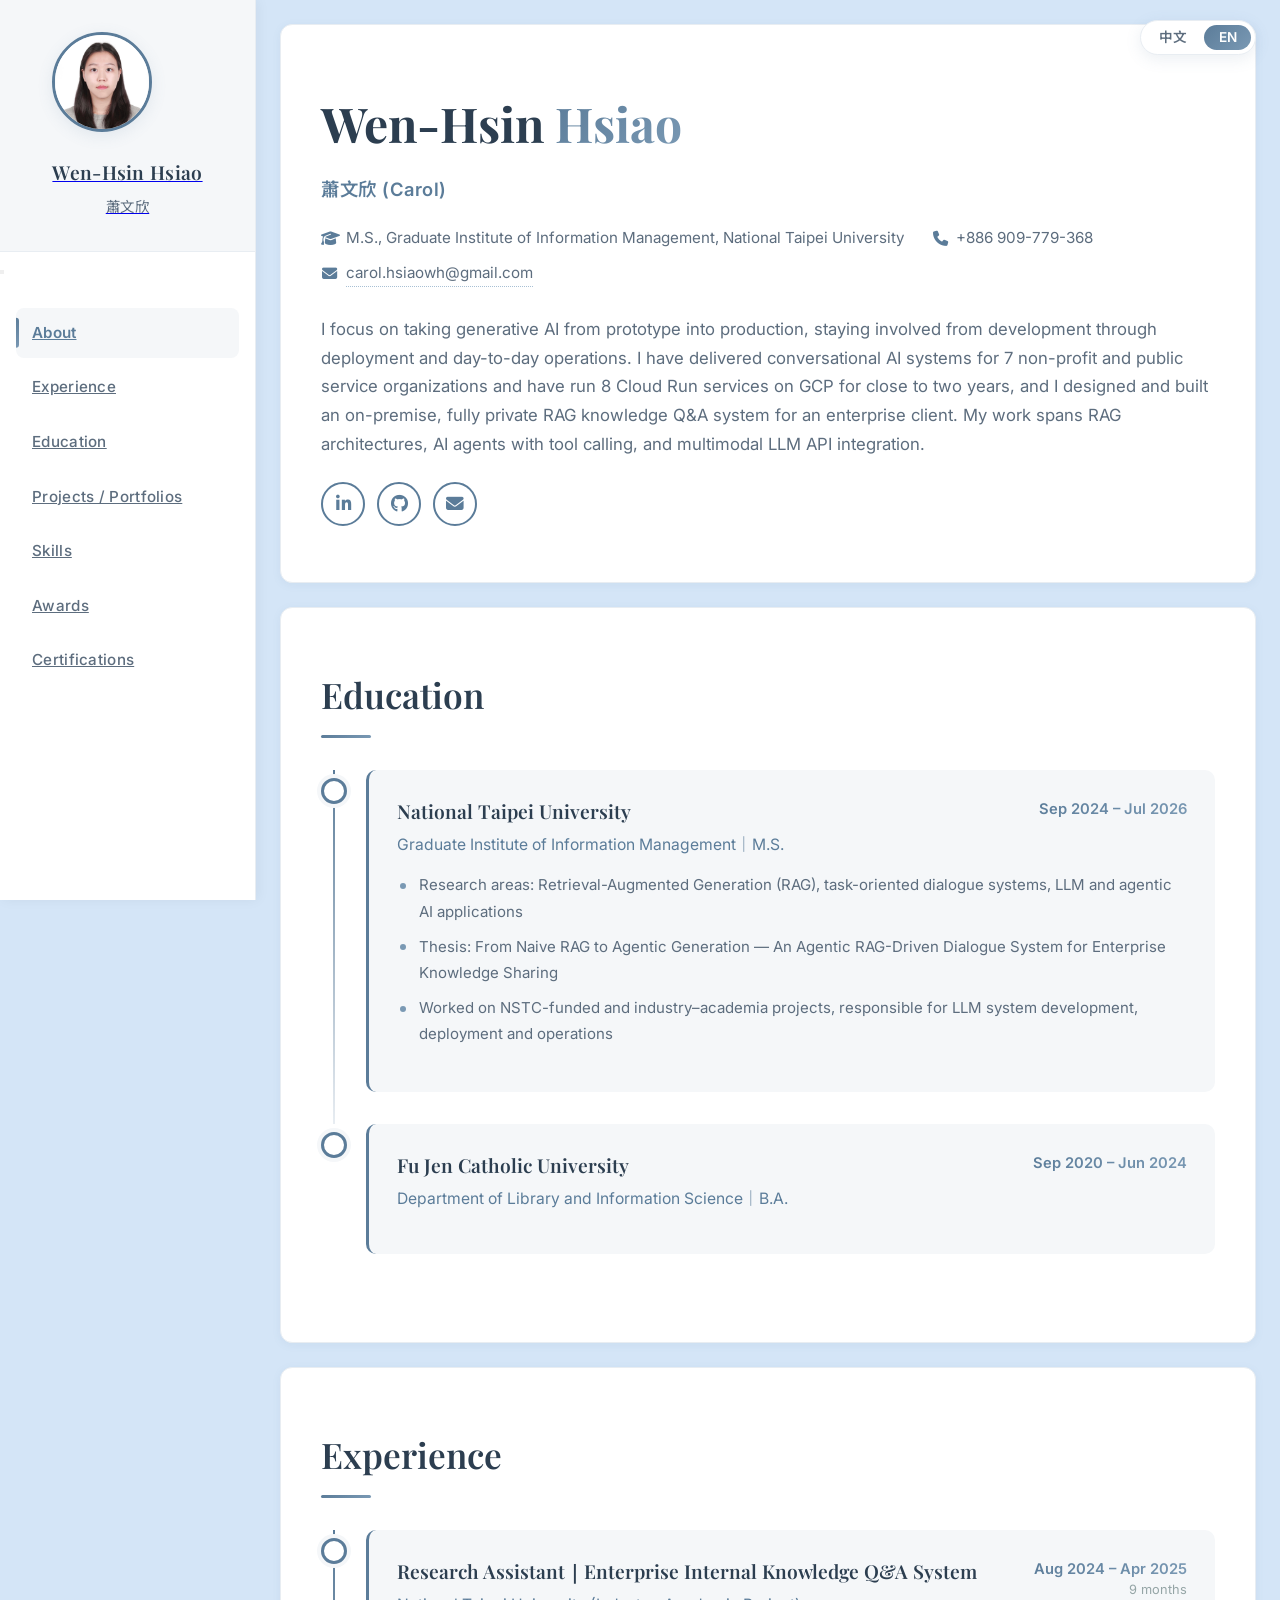
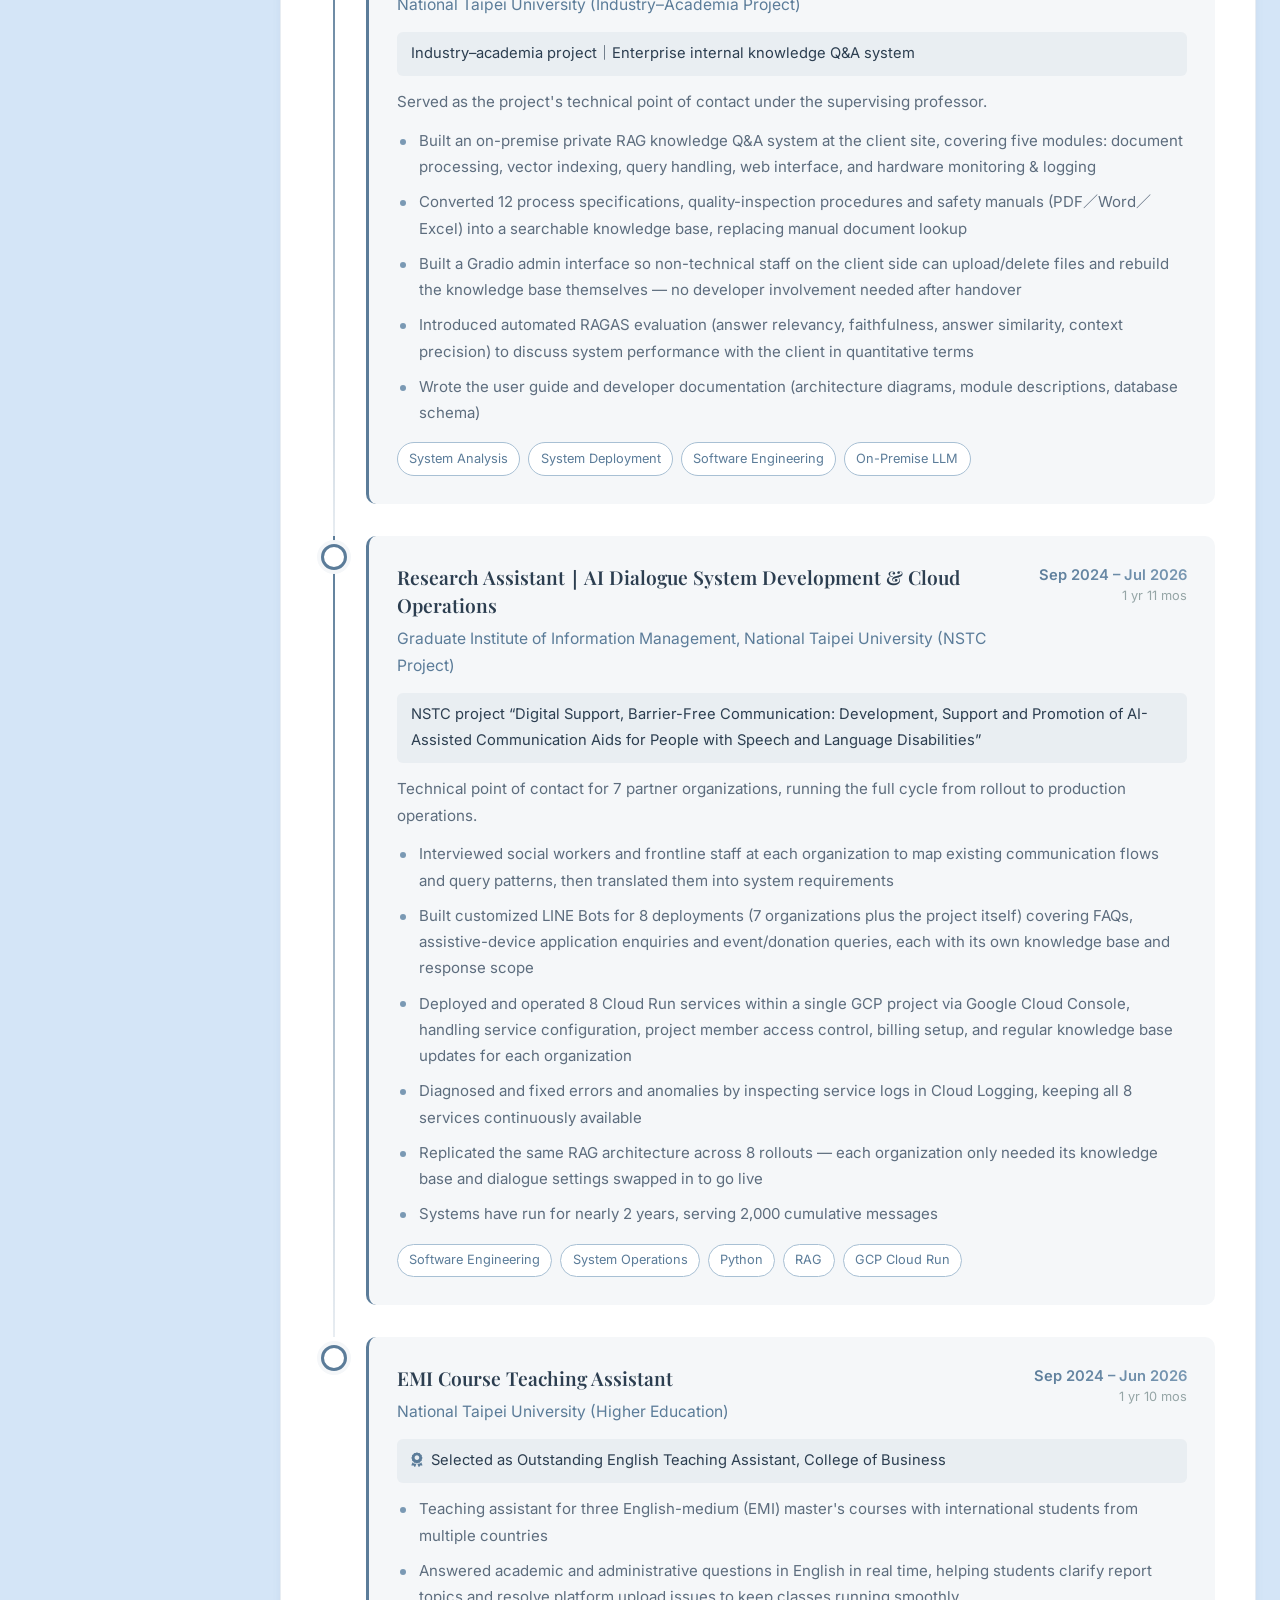
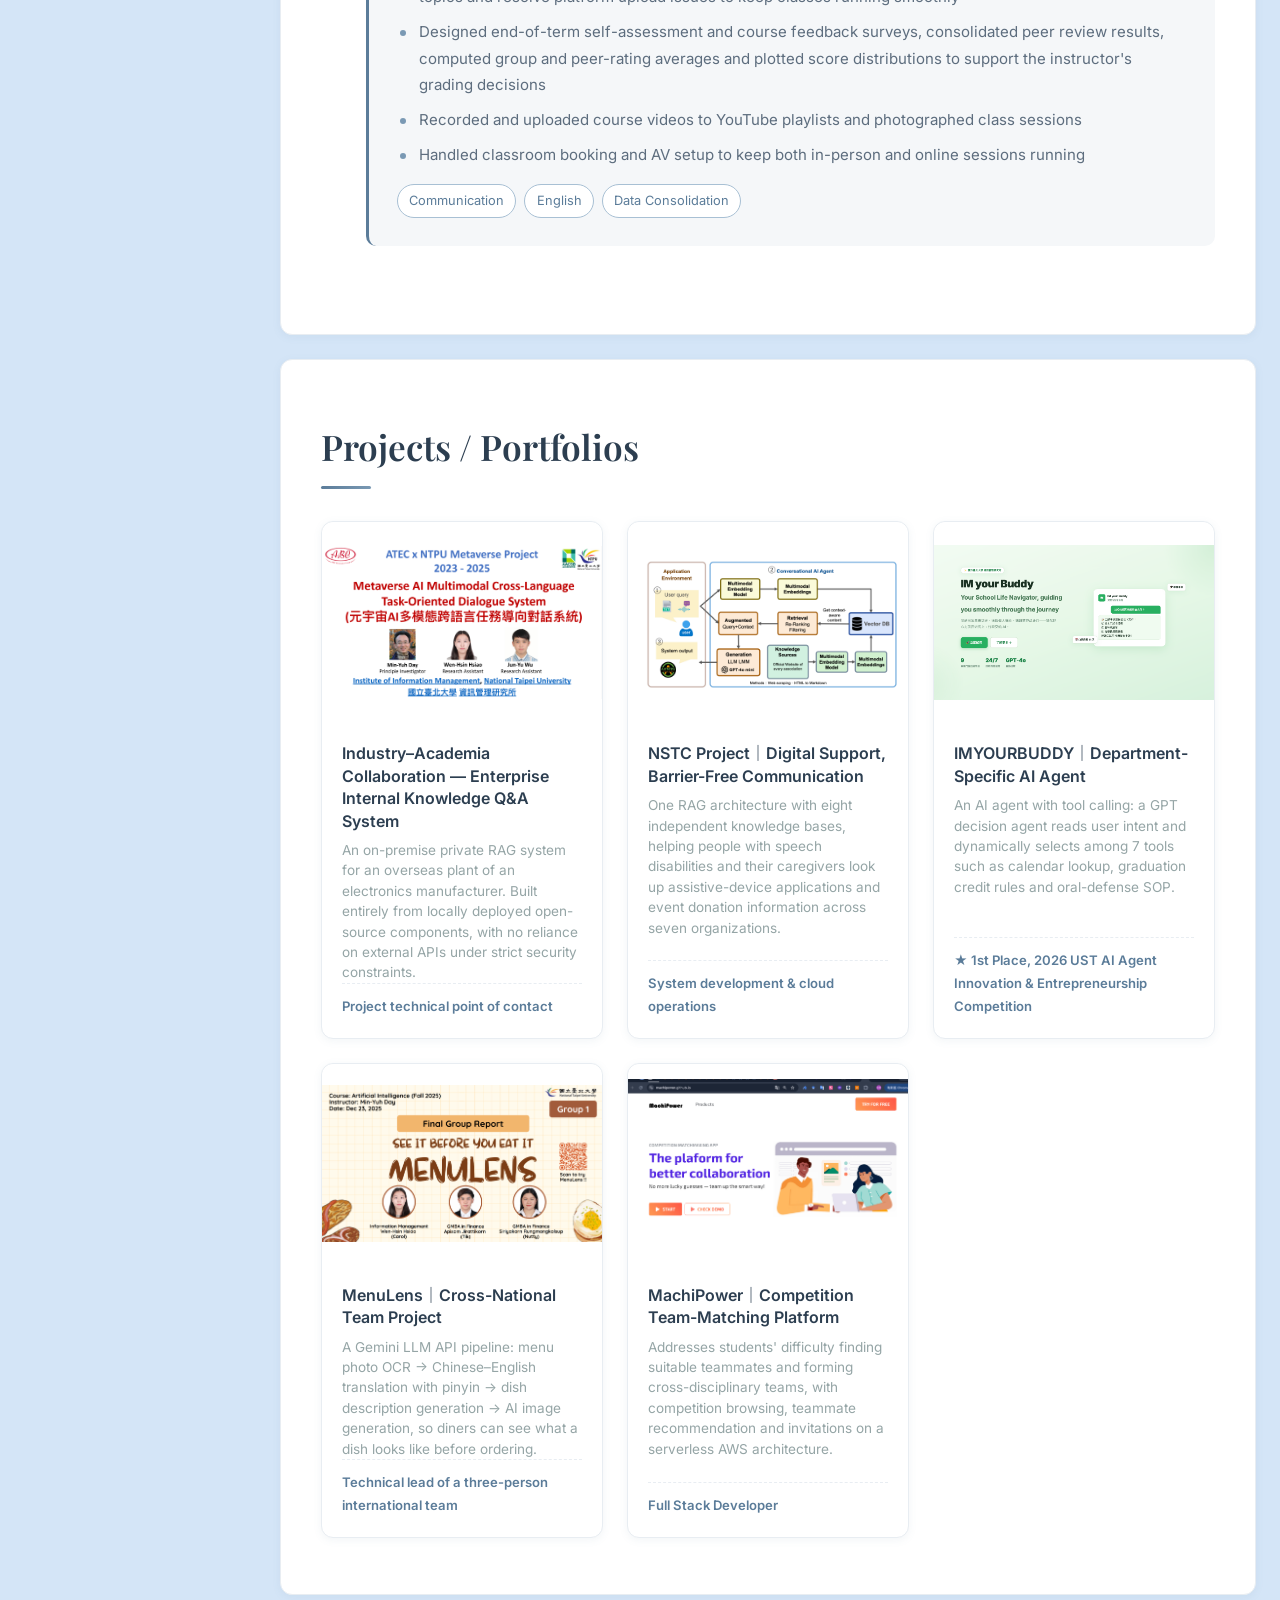
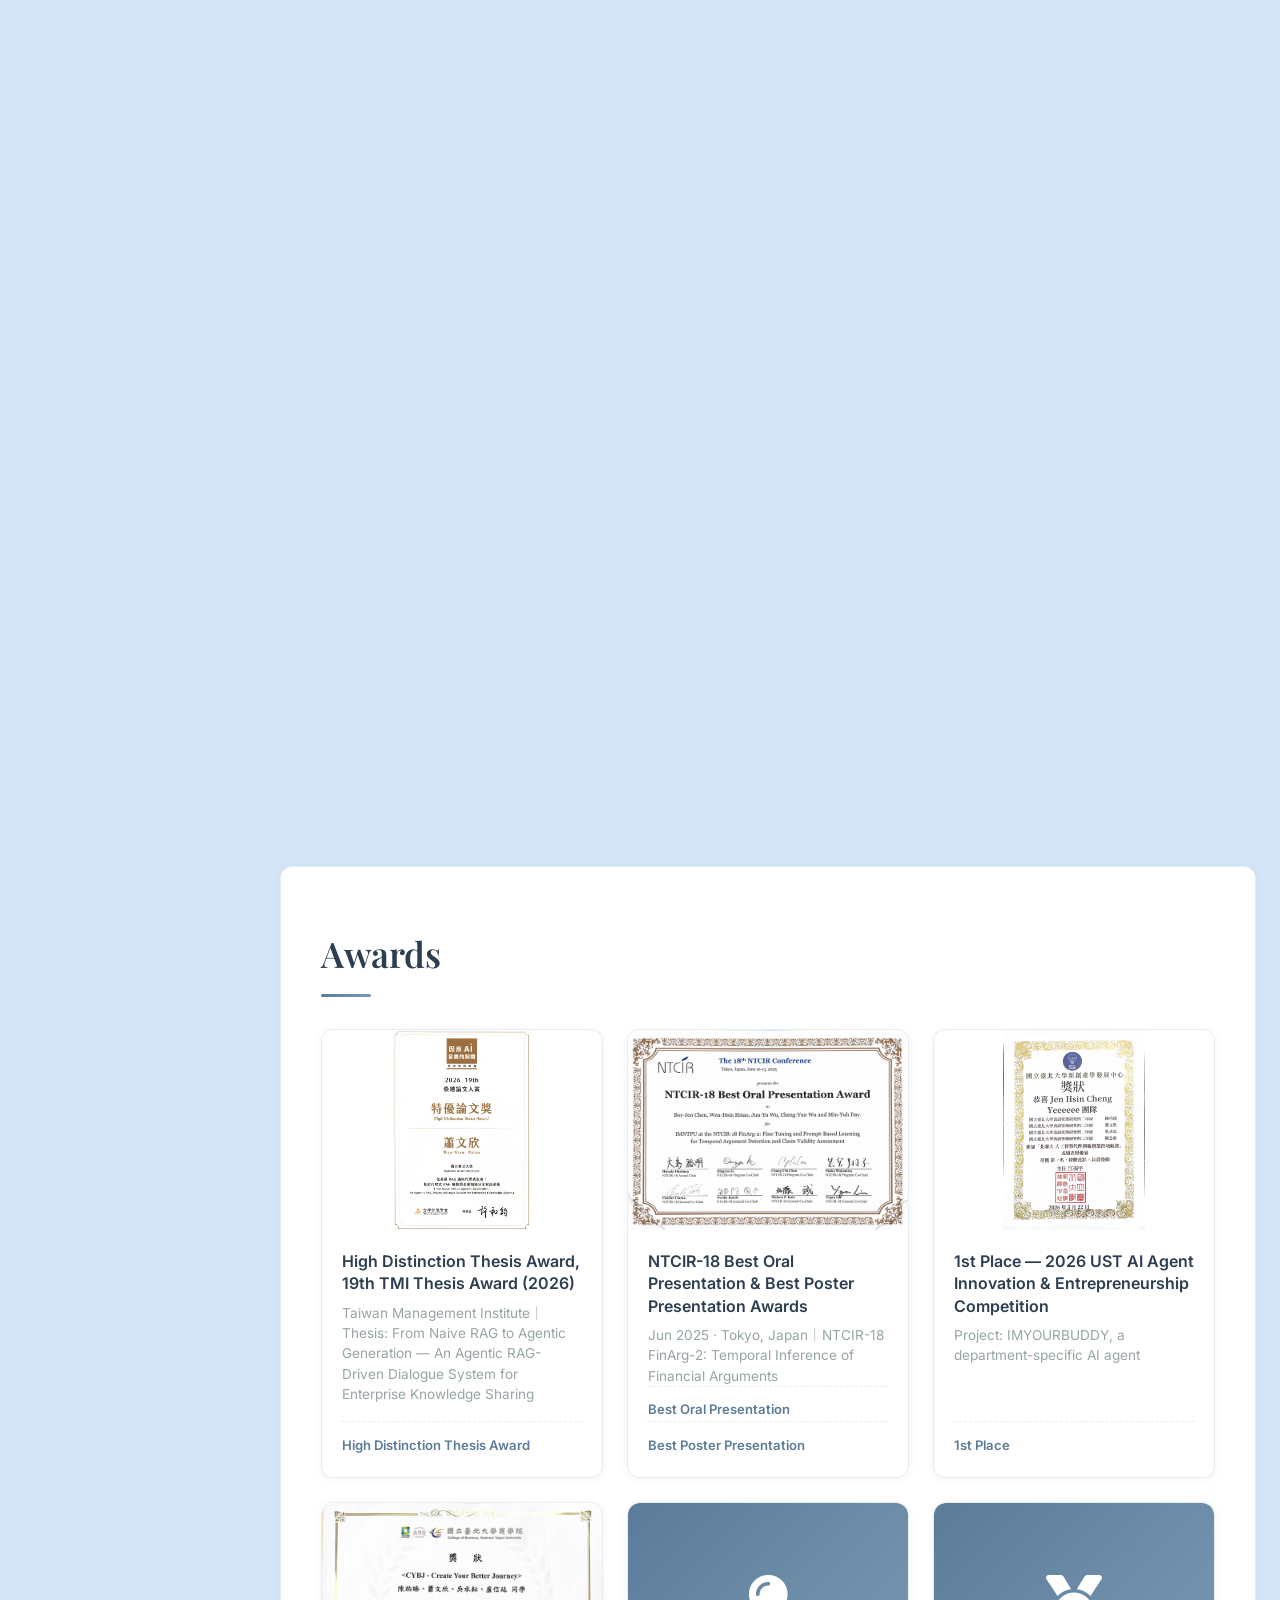
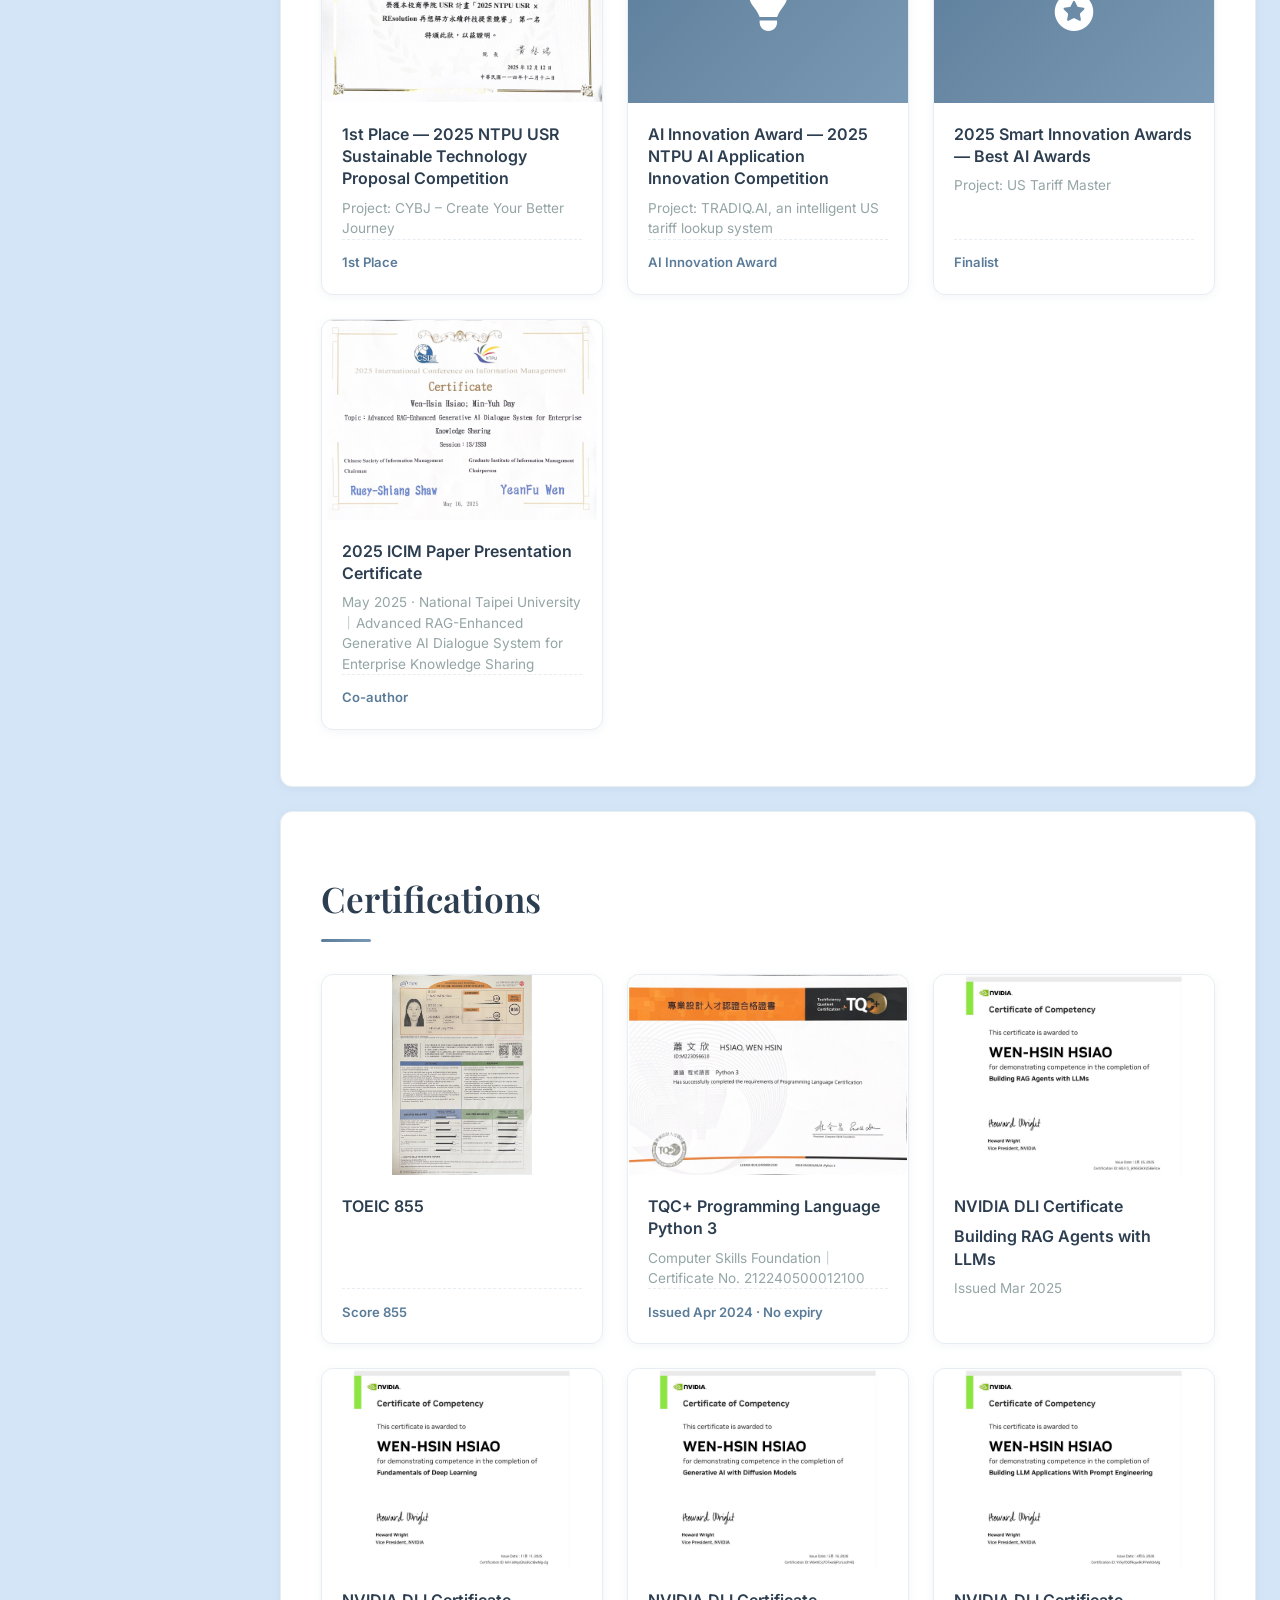
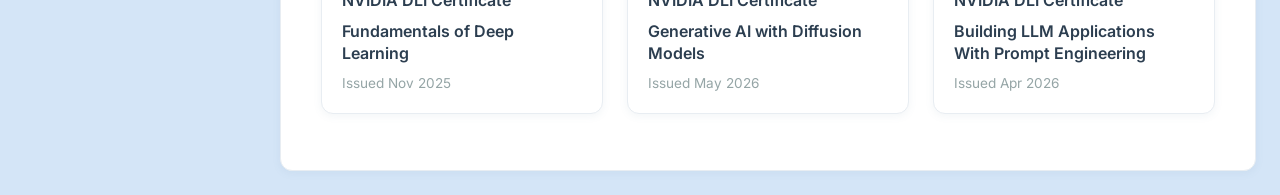
<file: en.html>
<!DOCTYPE html>
<html lang="en">
    <head>
        <meta charset="utf-8" />
        <meta name="viewport" content="width=device-width, initial-scale=1, shrink-to-fit=no" />
        <meta name="description" content="Wen-Hsin Hsiao — AI Application Engineer. Building production generative AI: RAG systems, AI agents, cloud deployment and operations." />
        <meta name="author" content="Wen-Hsin Hsiao" />
        <!----<title>Wen-Hsin Hsiao — AI Application Engineer</title> -->
        <link rel="icon" type="image/x-icon" href="assets/img/favicon.ico" />
        <!-- Google fonts -->
        <link href="https://fonts.googleapis.com/css2?family=Inter:wght@300;400;500;600;700;800&family=Noto+Sans+TC:wght@300;400;500;700&family=Playfair+Display:wght@400;500;600;700&display=swap" rel="stylesheet" type="text/css" />
        <link href="css/styles.css" rel="stylesheet" />
        <link rel="stylesheet" href="https://cdnjs.cloudflare.com/ajax/libs/font-awesome/6.4.0/css/all.min.css" crossorigin="anonymous" referrerpolicy="no-referrer" />
    </head>
    <body id="page-top">
        <!-- Language switch -->
        <div class="lang-switch" aria-label="Language">
            <a class="lang-opt" href="index.html" hreflang="zh-Hant">中文</a>
            <span class="lang-opt active">EN</span>
        </div>

        <!-- Navigation-->
        <nav class="navbar navbar-expand-lg navbar-dark fixed-top" id="sideNav">
            <a class="navbar-brand js-scroll-trigger" href="#page-top">
                <div class="d-none d-lg-block">
                    <img class="img-fluid img-profile rounded-circle mx-auto mb-2" src="assets/img/profile.jpg" alt="Wen-Hsin Hsiao" />
                    <div class="profile-name">
                        <h3>Wen-Hsin Hsiao</h3>
                        <p>蕭文欣</p>
                    </div>
                </div>
            </a>
            <button class="navbar-toggler" type="button" data-bs-toggle="collapse" data-bs-target="#navbarResponsive" aria-controls="navbarResponsive" aria-expanded="false" aria-label="Toggle navigation">
                <span class="navbar-toggler-icon"></span>
            </button>
            <div class="collapse navbar-collapse" id="navbarResponsive">
                <ul class="navbar-nav">
                    <li class="nav-item"><a class="nav-link js-scroll-trigger" href="#about">About</a></li>
                    <li class="nav-item"><a class="nav-link js-scroll-trigger" href="#experience">Experience</a></li>
                    <li class="nav-item"><a class="nav-link js-scroll-trigger" href="#education">Education</a></li>
                    <li class="nav-item"><a class="nav-link js-scroll-trigger" href="#projects">Projects / Portfolios</a></li>
                    <li class="nav-item"><a class="nav-link js-scroll-trigger" href="#interests">Skills</a></li>
                    <li class="nav-item"><a class="nav-link js-scroll-trigger" href="#awards">Awards</a></li>
                    <li class="nav-item"><a class="nav-link js-scroll-trigger" href="#certifications">Certifications</a></li>
                </ul>
            </div>
        </nav>

        <!-- Page Content-->
        <div class="container-fluid p-0">
            <!-- About-->
            <section class="resume-section" id="about">
                <div class="resume-section-content">
                    <h1 class="mb-3">
                        Wen-Hsin <span class="text-primary">Hsiao</span>
                    </h1>
                    <div class="about-tagline">蕭文欣 (Carol)</div>

                    <ul class="about-meta">
                        <li><i class="fas fa-graduation-cap"></i> M.S., Graduate Institute of Information Management, National Taipei University</li>
                        <li><i class="fas fa-phone"></i> +886 909-779-368</li>
                        <li><i class="fas fa-envelope"></i> <a href="mailto:carol.hsiaowh@gmail.com">carol.hsiaowh@gmail.com</a></li>
                    </ul>

                    <p class="lead">
                        I focus on taking generative AI from prototype into production, staying involved from development through deployment and day-to-day operations. I have delivered conversational AI systems for 7 non-profit and public service organizations and have run 8 Cloud Run services on GCP for close to two years, and I designed and built an on-premise, fully private RAG knowledge Q&amp;A system for an enterprise client. My work spans RAG architectures, AI agents with tool calling, and multimodal LLM API integration.
                    </p>
                    <!-- <p class="lead">
                        I also work comfortably in English (TOEIC 855), and presented entirely in English at the NTCIR-18 conference in Japan, receiving both the Best Oral Presentation and Best Poster Presentation awards. I enjoy translating between the engineering side and the people who will actually use the system, so that AI does not stop at proof of concept but becomes part of everyday work.
                    </p> -->

                    <div class="social-icons">
                        <a class="social-icon" href="https://www.linkedin.com/in/wen-hsin-hsiao-62663a211/" target="_blank" rel="noopener" aria-label="LinkedIn"><i class="fab fa-linkedin-in"></i></a>
                        <a class="social-icon" href="https://github.com/HSIAOWH" target="_blank" rel="noopener" aria-label="GitHub"><i class="fab fa-github"></i></a>
                        <a class="social-icon" href="mailto:carol.hsiaowh@gmail.com" aria-label="Email"><i class="fas fa-envelope"></i></a>
                    </div>
                </div>
            </section>

            <!-- Education-->
            <section class="resume-section" id="education">
                <div class="resume-section-content">
                    <h2 class="mb-5">Education</h2>

                    <div class="timeline-item">
                        <div class="timeline-dot"></div>
                        <div class="experience-card">
                            <div class="exp-head">
                                <div class="exp-title-block">
                                    <h3>National Taipei University</h3>
                                    <div class="subheading">Graduate Institute of Information Management｜M.S.</div>
                                </div>
                                <div class="exp-date"><span class="text-primary">Sep 2024 – Jul 2026</span></div>
                            </div>
                            <ul class="exp-list">
                                <li>Research areas: Retrieval-Augmented Generation (RAG), task-oriented dialogue systems, LLM and agentic AI applications</li>
                                <li>Thesis: From Naive RAG to Agentic Generation — An Agentic RAG-Driven Dialogue System for Enterprise Knowledge Sharing</li>
                                <li>Worked on NSTC-funded and industry–academia projects, responsible for LLM system development, deployment and operations</li>
                            </ul>
                        </div>
                    </div>

                    <div class="timeline-item">
                        <div class="timeline-dot"></div>
                        <div class="experience-card">
                            <div class="exp-head">
                                <div class="exp-title-block">
                                    <h3>Fu Jen Catholic University</h3>
                                    <div class="subheading">Department of Library and Information Science｜B.A.</div>
                                </div>
                                <div class="exp-date"><span class="text-primary">Sep 2020 – Jun 2024</span></div>
                            </div>
                        </div>
                    </div>
                </div>
            </section>

            <!-- Experience-->
            <section class="resume-section" id="experience">
                <div class="resume-section-content">
                    <h2 class="mb-5">Experience</h2>

                    <div class="timeline-item">
                        <div class="timeline-dot"></div>
                        <div class="experience-card">
                            <div class="exp-head">
                                <div class="exp-title-block">
                                    <h3>Research Assistant｜Enterprise Internal Knowledge Q&amp;A System</h3>
                                    <div class="subheading">National Taipei University (Industry–Academia Project)</div>
                                </div>
                                <div class="exp-date">
                                    <span class="text-primary">Aug 2024 – Apr 2025</span>
                                    <small>9 months</small>
                                </div>
                            </div>
                            <p class="exp-note">Industry–academia project｜Enterprise internal knowledge Q&amp;A system</p>
                            <p class="exp-summary">Served as the project's technical point of contact under the supervising professor.</p>
                            <ul class="exp-list">
                                <li>Built an on-premise private RAG knowledge Q&amp;A system at the client site, covering five modules: document processing, vector indexing, query handling, web interface, and hardware monitoring &amp; logging</li>
                                <li>Converted 12 process specifications, quality-inspection procedures and safety manuals (PDF／Word／Excel) into a searchable knowledge base, replacing manual document lookup</li>
                                <li>Built a Gradio admin interface so non-technical staff on the client side can upload/delete files and rebuild the knowledge base themselves — no developer involvement needed after handover</li>
                                <li>Introduced automated RAGAS evaluation (answer relevancy, faithfulness, answer similarity, context precision) to discuss system performance with the client in quantitative terms</li>
                                <li>Wrote the user guide and developer documentation (architecture diagrams, module descriptions, database schema)</li>
                            </ul>
                            <div class="tag-list">
                                <span class="tag">System Analysis</span>
                                <span class="tag">System Deployment</span>
                                <span class="tag">Software Engineering</span>
                                <span class="tag">On-Premise LLM</span>
                            </div>
                        </div>
                    </div>

                    <div class="timeline-item">
                        <div class="timeline-dot"></div>
                        <div class="experience-card">
                            <div class="exp-head">
                                <div class="exp-title-block">
                                    <h3>Research Assistant｜AI Dialogue System Development &amp; Cloud Operations</h3>
                                    <div class="subheading">Graduate Institute of Information Management, National Taipei University (NSTC Project)</div>
                                </div>
                                <div class="exp-date">
                                    <span class="text-primary">Sep 2024 – Jul 2026</span>
                                    <small>1 yr 11 mos</small>
                                </div>
                            </div>
                            <p class="exp-note">NSTC project “Digital Support, Barrier-Free Communication: Development, Support and Promotion of AI-Assisted Communication Aids for People with Speech and Language Disabilities”</p>
                            <p class="exp-summary">Technical point of contact for 7 partner organizations, running the full cycle from rollout to production operations.</p>
                            <ul class="exp-list">
                                <li>Interviewed social workers and frontline staff at each organization to map existing communication flows and query patterns, then translated them into system requirements</li>
                                <li>Built customized LINE Bots for 8 deployments (7 organizations plus the project itself) covering FAQs, assistive-device application enquiries and event/donation queries, each with its own knowledge base and response scope</li>
                                <li>Deployed and operated 8 Cloud Run services within a single GCP project via Google Cloud Console, handling service configuration, project member access control, billing setup, and regular knowledge base updates for each organization</li>
                                <li>Diagnosed and fixed errors and anomalies by inspecting service logs in Cloud Logging, keeping all 8 services continuously available</li>
                                <li>Replicated the same RAG architecture across 8 rollouts — each organization only needed its knowledge base and dialogue settings swapped in to go live</li>
                                <li>Systems have run for nearly 2 years, serving 2,000 cumulative messages</li>
                            </ul>
                            <div class="tag-list">
                                <span class="tag">Software Engineering</span>
                                <span class="tag">System Operations</span>
                                <span class="tag">Python</span>
                                <span class="tag">RAG</span>
                                <span class="tag">GCP Cloud Run</span>
                            </div>
                        </div>
                    </div>

                    <div class="timeline-item">
                        <div class="timeline-dot"></div>
                        <div class="experience-card">
                            <div class="exp-head">
                                <div class="exp-title-block">
                                    <h3>EMI Course Teaching Assistant</h3>
                                    <div class="subheading">National Taipei University (Higher Education)</div>
                                </div>
                                <div class="exp-date">
                                    <span class="text-primary">Sep 2024 – Jun 2026</span>
                                    <small>1 yr 10 mos</small>
                                </div>
                            </div>
                            <p class="exp-note"><i class="fas fa-award"></i> Selected as Outstanding English Teaching Assistant, College of Business</p>
                            <ul class="exp-list">
                                <li>Teaching assistant for three English-medium (EMI) master's courses with international students from multiple countries</li>
                                <li>Answered academic and administrative questions in English in real time, helping students clarify report topics and resolve platform upload issues to keep classes running smoothly</li>
                                <li>Designed end-of-term self-assessment and course feedback surveys, consolidated peer review results, computed group and peer-rating averages and plotted score distributions to support the instructor's grading decisions</li>
                                <li>Recorded and uploaded course videos to YouTube playlists and photographed class sessions</li>
                                <li>Handled classroom booking and AV setup to keep both in-person and online sessions running</li>
                            </ul>
                            <div class="tag-list">
                                <span class="tag">Communication</span>
                                <span class="tag">English</span>
                                <span class="tag">Data Consolidation</span>
                            </div>
                        </div>
                    </div>
                </div>
            </section>

            <!-- Projects / Portfolio-->
            <section class="resume-section" id="projects">
                <div class="resume-section-content">
                    <h2 class="mb-5">Projects / Portfolios</h2>

                    <div class="awards-grid">
                        <div class="award-card" onclick="openModal('projectModal1')">
                            <div class="award-image">
                                <img src="assets/img/atec.png" alt="Industry–Academia Collaboration — Enterprise Internal Knowledge Q&A System" />
                            </div>
                            <div class="award-content">
                                <div class="award-title">Industry–Academia Collaboration — Enterprise Internal Knowledge Q&amp;A System</div>
                                <div class="award-description">An on-premise private RAG system for an overseas plant of an electronics manufacturer. Built entirely from locally deployed open-source components, with no reliance on external APIs under strict security constraints.</div>
                                <div class="award-role">Project technical point of contact</div>
                            </div>
                        </div>

                        <div class="award-card" onclick="openModal('projectModal2')">
                            <div class="award-image">
                                <img src="assets/img/國科會計畫AIITNTPU.png" alt="NSTC Project — Digital Support, Barrier-Free Communication" />
                            </div>
                            <div class="award-content">
                                <div class="award-title">NSTC Project｜Digital Support, Barrier-Free Communication</div>
                                <div class="award-description">One RAG architecture with eight independent knowledge bases, helping people with speech disabilities and their caregivers look up assistive-device applications and event donation information across seven organizations.</div>
                                <div class="award-role">System development &amp; cloud operations</div>
                            </div>
                        </div>

                        <div class="award-card" onclick="openModal('projectModal3')">
                            <div class="award-image">
                                <img src="assets/img/IM your Buddy.png" alt="IMYOURBUDDY — Department-Specific AI Agent" />
                            </div>
                            <div class="award-content">
                                <div class="award-title">IMYOURBUDDY｜Department-Specific AI Agent</div>
                                <div class="award-description">An AI agent with tool calling: a GPT decision agent reads user intent and dynamically selects among 7 tools such as calendar lookup, graduation credit rules and oral-defense SOP.</div>
                                <div class="award-role">★ 1st Place, 2026 UST AI Agent Innovation &amp; Entrepreneurship Competition</div>
                            </div>
                        </div>

                        <div class="award-card" onclick="openModal('projectModal4')">
                            <div class="award-image">
                                <img src="assets/img/MenuLens.png" alt="MenuLens — Cross-National Team Project" />
                            </div>
                            <div class="award-content">
                                <div class="award-title">MenuLens｜Cross-National Team Project</div>
                                <div class="award-description">A Gemini LLM API pipeline: menu photo OCR → Chinese–English translation with pinyin → dish description generation → AI image generation, so diners can see what a dish looks like before ordering.</div>
                                <div class="award-role">Technical lead of a three-person international team</div>
                            </div>
                        </div>

                        <div class="award-card" onclick="openModal('projectModal5')">
                            <div class="award-image">
                                <img src="assets/img/MachiPower.png" alt="MachiPower — Competition Team-Matching Platform" />
                            </div>
                            <div class="award-content">
                                <div class="award-title">MachiPower｜Competition Team-Matching Platform</div>
                                <div class="award-description">Addresses students' difficulty finding suitable teammates and forming cross-disciplinary teams, with competition browsing, teammate recommendation and invitations on a serverless AWS architecture.</div>
                                <div class="award-role">Full Stack Developer</div>
                            </div>
                        </div>
                    </div>
                </div>
            </section>

            <!-- Skills & Competencies-->
            <section class="resume-section" id="interests">
                <div class="resume-section-content">
                    <h2 class="mb-5">Skills</h2>

                    <div class="skills-grid">
                        <div class="skill-card" onclick="openModal('skillModal3')">
                            <div class="skill-icon"><i class="fas fa-diagram-project"></i></div>
                            <div class="skill-info">
                                <h4>RAG System Development</h4>
                                <p class="skill-label">LlamaIndex · ChromaDB · Reranker · RAGAS</p>
                            </div>
                        </div>

                        <div class="skill-card" onclick="openModal('skillModal4')">
                            <div class="skill-icon"><i class="fas fa-robot"></i></div>
                            <div class="skill-info">
                                <h4>AI Agents &amp; Tool Calling</h4>
                                <p class="skill-label">LLM API integration</p>
                            </div>
                        </div>

                        <div class="skill-card" onclick="openModal('skillModal5')">
                            <div class="skill-icon"><i class="fab fa-python"></i></div>
                            <div class="skill-info">
                                <h4>Python &amp; Backend Development</h4>
                                <p class="skill-label">TQC+ Python 3 certified · API development · Document processing</p>
                            </div>
                        </div>

                        <div class="skill-card" onclick="openModal('skillModal6')">
                            <div class="skill-icon"><i class="fas fa-cloud"></i></div>
                            <div class="skill-info">
                                <h4>Cloud Deployment &amp; Operations</h4>
                                <p class="skill-label">GCP Cloud Run / Logging · AWS · Zeabur</p>
                            </div>
                        </div>

                        <div class="skill-card" onclick="openModal('skillModal7')">
                            <div class="skill-icon"><i class="fas fa-server"></i></div>
                            <div class="skill-info">
                                <h4>On-Premise LLM Deployment</h4>
                                <p class="skill-label">Ollama · gemma3:27b-it-qat · Hardware resource monitoring</p>
                            </div>
                        </div>

                        <div class="skill-card" onclick="openModal('skillModal8')">
                            <div class="skill-icon"><i class="fas fa-database"></i></div>
                            <div class="skill-info">
                                <h4>Data Processing &amp; Databases</h4>
                                <p class="skill-label">PostgreSQL · SQLAlchemy · Vector databases</p>
                            </div>
                        </div>
                    </div>

                    <div class="tag-list tag-list-lead">
                        <span class="tag-list-title">Tools</span>
                        <span class="tag">Python</span>
                        <span class="tag">LlamaIndex</span>
                        <span class="tag">ChromaDB</span>
                        <span class="tag">Ollama</span>
                        <span class="tag">RAGAS</span>
                        <span class="tag">Gradio</span>
                        <span class="tag">LINE Messaging API</span>
                        <span class="tag">Google Cloud Run</span>
                        <span class="tag">Cloud Logging</span>
                        <span class="tag">AWS Amplify / Cognito / DynamoDB / S3 / Lambda</span>
                        <span class="tag">Zeabur</span>
                        <span class="tag">PostgreSQL</span>
                        <span class="tag">SQLAlchemy</span>
                        <span class="tag">Gemini API</span>
                        <span class="tag">GPT API</span>
                        <span class="tag">Git</span>
                    </div>
                </div>
            </section>

            <!-- Awards Section -->
            <section class="resume-section" id="awards">
                <div class="resume-section-content">
                    <h2 class="mb-5">Awards</h2>

                    <div class="awards-grid">
                        <div class="award-card" onclick="openModal('modalAward7')">
                            <div class="award-image"><img src="assets/img/ThesisAward2026.jpg" alt="2026 19th TMI Thesis Award — High Distinction Thesis Award" /></div>
                            <div class="award-content">
                                <div class="award-title">High Distinction Thesis Award, 19th TMI Thesis Award (2026)</div>
                                <div class="award-description">Taiwan Management Institute｜Thesis: From Naive RAG to Agentic Generation — An Agentic RAG-Driven Dialogue System for Enterprise Knowledge Sharing</div>
                                <div class="award-role">High Distinction Thesis Award</div>
                            </div>
                        </div>

                        <div class="award-card" onclick="openModal('modalAward1')">
                            <div class="award-image"><img src="assets/img/NTCIR_Best_Oral.jpg" alt="NTCIR-18 Best Oral Presentation Award" /></div>
                            <div class="award-content">
                                <div class="award-title">NTCIR-18 Best Oral Presentation &amp; Best Poster Presentation Awards</div>
                                <div class="award-description">Jun 2025 · Tokyo, Japan｜NTCIR-18 FinArg-2: Temporal Inference of Financial Arguments</div>
                                <div class="award-role">Best Oral Presentation</div>
                                <div class="award-role">Best Poster Presentation</div>
                            </div>
                        </div>

                        <div class="award-card" onclick="openModal('modalAward2')">
                            <div class="award-image"><img src="assets/img/Beilianda2026Award.jpg" alt="1st Place, 2026 UST AI Agent Innovation & Entrepreneurship Competition" /></div>
                            <div class="award-content">
                                <div class="award-title">1st Place — 2026 UST AI Agent Innovation &amp; Entrepreneurship Competition</div>
                                <div class="award-description">Project: IMYOURBUDDY, a department-specific AI agent</div>
                                <div class="award-role">1st Place</div>
                            </div>
                        </div>

                        <div class="award-card" onclick="openModal('modalAward3')">
                            <div class="award-image"><img src="assets/img/USR2025Award.jpg" alt="1st Place, 2025 NTPU USR Sustainable Technology Proposal Competition" /></div>
                            <div class="award-content">
                                <div class="award-title">1st Place — 2025 NTPU USR Sustainable Technology Proposal Competition</div>
                                <div class="award-description">Project: CYBJ – Create Your Better Journey</div>
                                <div class="award-role">1st Place</div>
                            </div>
                        </div>

                        <div class="award-card" onclick="openModal('modalAward4')">
                            <div class="award-image"><i class="fas fa-lightbulb"></i></div>
                            <div class="award-content">
                                <div class="award-title">AI Innovation Award — 2025 NTPU AI Application Innovation Competition</div>
                                <div class="award-description">Project: TRADIQ.AI, an intelligent US tariff lookup system</div>
                                <div class="award-role">AI Innovation Award</div>
                            </div>
                        </div>

                        <div class="award-card" onclick="openModal('modalAward5')">
                            <div class="award-image"><i class="fas fa-medal"></i></div>
                            <div class="award-content">
                                <div class="award-title">2025 Smart Innovation Awards — Best AI Awards</div>
                                <div class="award-description">Project: US Tariff Master</div>
                                <div class="award-role">Finalist</div>
                            </div>
                        </div>

                        <div class="award-card" onclick="openModal('modalAward6')">
                            <div class="award-image"><img src="assets/img/ICIM2025.jpg" alt="2025 ICIM paper presentation certificate" /></div>
                            <div class="award-content">
                                <div class="award-title">2025 ICIM Paper Presentation Certificate</div>
                                <div class="award-description">May 2025 · National Taipei University｜Advanced RAG-Enhanced Generative AI Dialogue System for Enterprise Knowledge Sharing</div>
                                <div class="award-role">Co-author</div>
                            </div>
                        </div>
                    </div>
                </div>
            </section>

            <!-- Certifications Section -->
            <section class="resume-section" id="certifications">
                <div class="resume-section-content">
                    <h2 class="mb-5">Certifications</h2>

                    <div class="awards-grid">
                        <div class="award-card" onclick="openModal('modalCert1')">
                            <div class="award-image"><img src="assets/img/TOEIC855.jpg" alt="TOEIC 855" /></div>
                            <div class="award-content">
                                <div class="award-title">TOEIC 855</div>
                                <div class="award-role">Score 855</div>
                            </div>
                        </div>

                        <div class="award-card" onclick="openModal('modalCert2')">
                            <div class="award-image"><img src="assets/img/TQCPython3.jpg" alt="TQC+ Python 3" /></div>
                            <div class="award-content">
                                <div class="award-title">TQC+ Programming Language Python 3</div>
                                <div class="award-description">Computer Skills Foundation｜Certificate No. 212240500012100</div>
                                <div class="award-role">Issued Apr 2024 · No expiry</div>
                            </div>
                        </div>

                        <div class="award-card" onclick="openModal('modalCert3')">
                            <div class="award-image"><img src="assets/img/NVIDIA_RAGAgents.jpg" alt="NVIDIA DLI Building RAG Agents with LLMs" /></div>
                            <div class="award-content">
                                <div class="award-title">NVIDIA DLI Certificate</div>
                                <div class="award-title">Building RAG Agents with LLMs</div>
                                <div class="award-description">Issued Mar 2025</div>
                            </div>
                        </div>

                        <div class="award-card" onclick="openModal('modalCert4')">
                            <div class="award-image"><img src="assets/img/NVIDIA_DeepLearning.jpg" alt="NVIDIA DLI Fundamentals of Deep Learning" /></div>
                            <div class="award-content">
                                <div class="award-title">NVIDIA DLI Certificate</div>
                                <div class="award-title">Fundamentals of Deep Learning</div>
                                <div class="award-description">Issued Nov 2025</div>
                            </div>
                        </div>

                        <div class="award-card" onclick="openModal('modalCert5')">
                            <div class="award-image"><img src="assets/img/NVIDIA_DiffusionModels.jpg" alt="NVIDIA DLI Generative AI with Diffusion Models" /></div>
                            <div class="award-content">
                                <div class="award-title">NVIDIA DLI Certificate</div>
                                <div class="award-title">Generative AI with Diffusion Models</div>
                                <div class="award-description">Issued May 2026</div>
                            </div>
                        </div>

                        <div class="award-card" onclick="openModal('modalCert6')">
                            <div class="award-image"><img src="assets/img/NVIDIA_PromptEngineering.jpg" alt="NVIDIA DLI Building LLM Applications With Prompt Engineering" /></div>
                            <div class="award-content">
                                <div class="award-title">NVIDIA DLI Certificate</div>
                                <div class="award-title">Building LLM Applications With Prompt Engineering</div>
                                <div class="award-description">Issued Apr 2026</div>
                            </div>
                        </div>
                    </div>
                </div>
            </section>
        </div>

        <!-- ===================== Project Modals ===================== -->
        <div id="projectModal1" class="modal">
            <div class="modal-content">
                <div class="modal-header">
                    <h3>Industry–Academia Collaboration — Enterprise Internal Knowledge Q&amp;A System</h3>
                    <span class="close" onclick="closeModal('projectModal1')">&times;</span>
                </div>
                <div class="modal-body">
                    <img src="assets/img/atec.png" alt="Industry–academia project" style="width: 100%; border-radius: 8px; margin-bottom: 1.5rem; display: block;" />
                    <p><strong>Role:</strong> Project technical point of contact｜<strong>Period:</strong> Aug 2024 – Apr 2025</p>
                    <p>An on-premise RAG system built under strict security constraints. The client required that data never touch external cloud AI services, so the entire system uses locally deployable open-source components and runs without any external API.</p>
                    <h4>System Architecture</h4>
                    <ul>
                        <li><strong>Document processing:</strong> parses PDF／Word／Excel process and quality-inspection documents into a unified indexable text format</li>
                        <li><strong>Retrieval:</strong> LlamaIndex pipeline with ChromaDB for vector storage, plus a Reranker for two-stage reordering to improve context precision</li>
                        <li><strong>Generation:</strong> gemma3:27b-it-qat deployed on-premise via Ollama, using the quantized build to fit local hardware</li>
                        <li><strong>Data layer:</strong> PostgreSQL／SQLAlchemy records dialogue history, retrieved source passages, user feedback and system logs, so every response can be traced back to its source document</li>
                        <li><strong>Interface:</strong> Gradio combines Q&amp;A and knowledge base management, wrapping file upload/deletion and index rebuilding into a graphical workflow</li>
                        <li><strong>Operations:</strong> hardware resource monitoring and system logging modules</li>
                    </ul>
                    <h4>Quality Validation</h4>
                    <p>Adopted RAGAS to quantify system performance across answer relevancy, faithfulness, answer similarity and context precision, giving the client and the team a shared language for evaluating results.</p>
                    <div class="tag-list">
                        <span class="tag">LlamaIndex</span><span class="tag">ChromaDB</span><span class="tag">Ollama</span><span class="tag">PostgreSQL</span><span class="tag">Gradio</span><span class="tag">RAGAS</span>
                    </div>
                </div>
            </div>
        </div>

        <div id="projectModal2" class="modal">
            <div class="modal-content">
                <div class="modal-header">
                    <h3>NSTC Project｜Digital Support, Barrier-Free Communication</h3>
                    <span class="close" onclick="closeModal('projectModal2')">&times;</span>
                </div>
                <div class="modal-body">
                    <img src="assets/img/國科會計畫AIITNTPU.png" alt="NSTC project" style="width: 100%; border-radius: 8px; margin-bottom: 1.5rem; display: block;" />
                    <p><strong>Full project title:</strong> “Digital Support, Barrier-Free Communication: Development, Support and Promotion of AI-Assisted Communication Aids for People with Speech and Language Disabilities”</p>
                    <p>One RAG architecture with eight independent knowledge bases, helping people with speech disabilities and their caregivers look up assistive-device applications and event donation information across seven organizations.</p>
                    <h4>System Architecture</h4>
                    <ul>
                        <li><strong>Core:</strong> RAG vector retrieval with a Reranker, reducing hallucination and improving answer accuracy</li>
                        <li><strong>Knowledge base:</strong> crawled each organization's website and merged it with existing FAQs, keeping a separate knowledge base per organization to avoid cross-contamination</li>
                        <li><strong>Generation:</strong> LLM API integration handling multimodal input and cross-lingual queries</li>
                        <li><strong>Interface:</strong> LINE Messaging API, so users do not need to install anything new</li>
                        <li><strong>Deployment:</strong> 8 independently deployed services on Google Cloud Run within a single GCP project</li>
                    </ul>
                    <h4>Replicability</h4>
                    <p>The core architecture stays fixed; differences between organizations live only in the knowledge base content and dialogue settings. Adding an organization requires no new development — copy the deployment, swap the knowledge base, go live. Eight rollouts were completed during the project, and the systems have run for nearly 2 years serving 2,000 cumulative messages.</p>
                    <div class="tag-list">
                        <span class="tag">RAG</span><span class="tag">LINE Messaging API</span><span class="tag">Google Cloud Run</span><span class="tag">Cloud Logging</span><span class="tag">Python</span>
                    </div>
                </div>
            </div>
        </div>

        <div id="projectModal3" class="modal">
            <div class="modal-content">
                <div class="modal-header">
                    <h3>IMYOURBUDDY｜Department-Specific AI Agent</h3>
                    <span class="close" onclick="closeModal('projectModal3')">&times;</span>
                </div>
                <div class="modal-body">
                    <img src="assets/img/IM your Buddy.png" alt="IMYOURBUDDY" style="width: 100%; border-radius: 8px; margin-bottom: 1rem; display: block;" />
                    <a class="project-link-btn" href="https://imyourbuddy-official.zeabur.app/" target="_blank" rel="noopener"><i class="fas fa-arrow-up-right-from-square"></i> View project</a>
                    <p><strong>★ 1st Place, 2026 UST AI Agent Innovation &amp; Entrepreneurship Competition</strong> (course project)</p>
                    <ul>
                        <li>Built a department-specific AI agent to address administrative knowledge that lives mostly in TAs' heads, with regulations scattered across sources that students must hunt down themselves</li>
                        <li>Uses an <strong>AI agent + tool calling architecture</strong>: a GPT decision agent reads user intent, dynamically selects the right tool (calendar lookup, graduation credit rules, oral-defense SOP and 7 tools in total) to fetch data from the database, then has GPT compose a structured response</li>
                        <li>Developed in Python and deployed on Zeabur; the modular design means the system can be moved to another department simply by swapping the knowledge base</li>
                    </ul>
                    <div class="tag-list">
                        <span class="tag">AI Agent</span><span class="tag">Tool Calling</span><span class="tag">GPT API</span><span class="tag">Python</span><span class="tag">Zeabur</span>
                    </div>
                </div>
            </div>
        </div>

        <div id="projectModal4" class="modal">
            <div class="modal-content">
                <div class="modal-header">
                    <h3>MenuLens｜Cross-National Team Project</h3>
                    <span class="close" onclick="closeModal('projectModal4')">&times;</span>
                </div>
                <div class="modal-body">
                    <img src="assets/img/MenuLens.png" alt="MenuLens" style="width: 100%; border-radius: 8px; margin-bottom: 1rem; display: block;" />
                    <a class="project-link-btn" href="https://canva.link/bx9pmfyfzyzojc9" target="_blank" rel="noopener"><i class="fas fa-arrow-up-right-from-square"></i> View project</a>
                    <p><strong>Role:</strong> Technical lead of a three-person international team (course project)</p>
                    <ul>
                        <li>Worked with two GMBA international students through the whole process — user interviews, business model design and implementation — tackling the problem that international students in Taiwan cannot read Chinese menus</li>
                        <li>Built an AI pipeline on the <strong>Gemini LLM API</strong>: menu photo OCR → Chinese–English translation with pinyin → dish description generation → AI image generation, so users can see a simulated image of a dish before ordering</li>
                        <li>Deployed on Google Cloud Platform (Cloud Run)</li>
                    </ul>
                    <div class="tag-list">
                        <span class="tag">Gemini API</span><span class="tag">OCR</span><span class="tag">Multimodal</span><span class="tag">Google Cloud Run</span>
                    </div>
                </div>
            </div>
        </div>

        <div id="projectModal5" class="modal">
            <div class="modal-content">
                <div class="modal-header">
                    <h3>MachiPower｜Competition Team-Matching Platform</h3>
                    <span class="close" onclick="closeModal('projectModal5')">&times;</span>
                </div>
                <div class="modal-body">
                    <img src="assets/img/MachiPower.png" alt="MachiPower" style="width: 100%; border-radius: 8px; margin-bottom: 1rem; display: block;" />
                    <a class="project-link-btn" href="https://machipower.github.io/" target="_blank" rel="noopener"><i class="fas fa-arrow-up-right-from-square"></i> View site</a>
                    <p><strong>Role:</strong> Full Stack Developer (course project)</p>
                    <ul>
                        <li>Built a competition team-matching site addressing students' difficulty finding suitable teammates and forming cross-disciplinary teams</li>
                        <li>Responsible for the competition browsing, teammate recommendation and invitation modules</li>
                        <li>Deployed on <strong>AWS</strong>: Amplify for frontend hosting and CI/CD, with Cognito (registration, email verification and login), DynamoDB (user and matching data), S3 (résumé and image storage), and Lambda + API Gateway (serverless functions for recommendation notifications and email delivery)</li>
                    </ul>
                    <div class="tag-list">
                        <span class="tag">AWS Amplify</span><span class="tag">Cognito</span><span class="tag">DynamoDB</span><span class="tag">S3</span><span class="tag">Lambda</span><span class="tag">API Gateway</span>
                    </div>
                </div>
            </div>
        </div>

        <!-- ===================== Skill Modals ===================== -->
        <div id="skillModal3" class="modal">
            <div class="modal-content">
                <div class="modal-header">
                    <h3>RAG System Development</h3>
                    <span class="close" onclick="closeModal('skillModal3')">&times;</span>
                </div>
                <div class="modal-body">
                    <div class="skill-detail-header">
                        <div class="skill-detail-icon"><i class="fas fa-diagram-project"></i></div>
                        <div class="skill-detail-level">
                            <p class="skill-detail-sub">LlamaIndex · ChromaDB · Reranker · RAGAS</p>
                        </div>
                    </div>
                    <h4>Capabilities</h4>
                    <ul>
                        <li>Document processing: parsing PDF／Word／Excel into unified indexable text and chunking it</li>
                        <li>Retrieval: LlamaIndex pipelines with ChromaDB vector storage and Reranker two-stage reordering</li>
                        <li>Knowledge base governance: crawling and consolidating sources, separating bases by organization or domain to avoid cross-contamination</li>
                        <li>Quality validation: RAGAS evaluation across answer relevancy, faithfulness, answer similarity and context precision</li>
                        <li>Traceability: recording retrieved source passages so every response can be traced back to its original document</li>
                    </ul>
                    <h4>In Practice</h4>
                    <ul>
                        <li>Replicated one RAG architecture across 8 organizational deployments — swap the knowledge base and go live</li>
                        <li>Delivered a fully on-premise private RAG system, free of external APIs, to an overseas electronics manufacturing plant</li>
                        <li>NVIDIA DLI – Building RAG Agents with LLMs certification</li>
                    </ul>
                </div>
            </div>
        </div>

        <div id="skillModal4" class="modal">
            <div class="modal-content">
                <div class="modal-header">
                    <h3>AI Agents &amp; Tool Calling</h3>
                    <span class="close" onclick="closeModal('skillModal4')">&times;</span>
                </div>
                <div class="modal-body">
                    <div class="skill-detail-header">
                        <div class="skill-detail-icon"><i class="fas fa-robot"></i></div>
                        <div class="skill-detail-level">
                            <p class="skill-detail-sub">Multi-tool decision agents · Multimodal LLM API integration</p>
                        </div>
                    </div>
                    <h4>Capabilities</h4>
                    <ul>
                        <li>Designing LLM decision agents that select tools based on user intent and compose the results</li>
                        <li>Defining tool interfaces and parameter schemas, connecting to databases, rule tables and external services</li>
                        <li>Multimodal LLM API integration (image input, OCR, image generation)</li>
                        <li>Prompt design and structured response output</li>
                    </ul>
                    <h4>In Practice</h4>
                    <ul>
                        <li>IMYOURBUDDY: a GPT decision agent dynamically selecting among 7 tools — 1st place at the 2026 UST AI Agent Innovation &amp; Entrepreneurship Competition</li>
                        <li>MenuLens: a Gemini LLM API pipeline running OCR → translation → description generation → image generation</li>
                    </ul>
                </div>
            </div>
        </div>

        <div id="skillModal5" class="modal">
            <div class="modal-content">
                <div class="modal-header">
                    <h3>Python &amp; Backend Development</h3>
                    <span class="close" onclick="closeModal('skillModal5')">&times;</span>
                </div>
                <div class="modal-body">
                    <div class="skill-detail-header">
                        <div class="skill-detail-icon"><i class="fab fa-python"></i></div>
                        <div class="skill-detail-level">
                            <p class="skill-detail-sub">TQC+ Python 3 certified · API development · Document processing</p>
                        </div>
                    </div>
                    <h4>Capabilities</h4>
                    <ul>
                        <li>Building RAG services, AI agents and webhook backends in Python</li>
                        <li>Document parsing and data preprocessing (PDF／Word／Excel)</li>
                        <li>API integration, error handling and logging design</li>
                        <li>Rapid graphical interfaces with Gradio</li>
                        <li>Version control with Git</li>
                    </ul>
                    <h4>Certification</h4>
                    <ul>
                        <li>TQC+ Programming Language Python 3 (Computer Skills Foundation, Apr 2024)</li>
                    </ul>
                </div>
            </div>
        </div>

        <div id="skillModal6" class="modal">
            <div class="modal-content">
                <div class="modal-header">
                    <h3>Cloud Deployment &amp; Operations</h3>
                    <span class="close" onclick="closeModal('skillModal6')">&times;</span>
                </div>
                <div class="modal-body">
                    <div class="skill-detail-header">
                        <div class="skill-detail-icon"><i class="fas fa-cloud"></i></div>
                        <div class="skill-detail-level">
                            <p class="skill-detail-sub">GCP Cloud Run / Logging · AWS · Zeabur</p>
                        </div>
                    </div>
                    <h4>Google Cloud Platform</h4>
                    <ul>
                        <li>Deployed and operated 8 Cloud Run services within a single GCP project</li>
                        <li>Handled service configuration, project member access control and billing account setup</li>
                        <li>Diagnosed and fixed errors by inspecting logs in Cloud Logging</li>
                        <li>Systems have run for nearly 2 years, serving 2,000 cumulative messages</li>
                    </ul>
                    <h4>Other Platforms</h4>
                    <ul>
                        <li>AWS: Amplify (frontend hosting and CI/CD), Cognito, DynamoDB, S3, Lambda + API Gateway</li>
                        <li>Zeabur: AI agent service deployment</li>
                    </ul>
                </div>
            </div>
        </div>

        <div id="skillModal7" class="modal">
            <div class="modal-content">
                <div class="modal-header">
                    <h3>On-Premise LLM Deployment</h3>
                    <span class="close" onclick="closeModal('skillModal7')">&times;</span>
                </div>
                <div class="modal-body">
                    <div class="skill-detail-header">
                        <div class="skill-detail-icon"><i class="fas fa-server"></i></div>
                        <div class="skill-detail-level">
                            <p class="skill-detail-sub">Ollama deployment</p>
                        </div>
                    </div>
                    <h4>Capabilities</h4>
                    <ul>
                        <li>Deployed gemma3:27b-it-qat on client hardware via Ollama, using the quantized build to match available resources</li>
                        <li>Assembled a complete system from open-source components in an environment where external cloud AI services were not permitted</li>
                        <li>Designed hardware resource monitoring and system logging modules</li>
                        <li>Handed over a system that non-technical client staff can maintain themselves, with no developer involvement</li>
                    </ul>
                </div>
            </div>
        </div>

        <div id="skillModal8" class="modal">
            <div class="modal-content">
                <div class="modal-header">
                    <h3>Data Processing &amp; Databases</h3>
                    <span class="close" onclick="closeModal('skillModal8')">&times;</span>
                </div>
                <div class="modal-body">
                    <div class="skill-detail-header">
                        <div class="skill-detail-icon"><i class="fas fa-database"></i></div>
                        <div class="skill-detail-level">
                            <p class="skill-detail-sub">PostgreSQL · SQLAlchemy · Vector databases</p>
                        </div>
                    </div>
                    <h4>Capabilities</h4>
                    <ul>
                        <li>PostgreSQL／SQLAlchemy: data layer design for dialogue history, retrieved source passages, user feedback and system logs</li>
                        <li>Index building and maintenance for vector databases such as ChromaDB</li>
                        <li>Document parsing and unstructured data cleaning (PDF／Word／Excel)</li>
                        <li>Data consolidation and statistical analysis: survey aggregation, average calculation and score distribution plotting</li>
                        <li>Crawling official websites and merging with existing FAQs to build knowledge bases</li>
                    </ul>
                </div>
            </div>
        </div>

        <!-- ===================== Award Modals ===================== -->
        <div id="modalAward7" class="modal">
            <div class="modal-content">
                <div class="modal-header">
                    <h3>High Distinction Thesis Award, 19th TMI Thesis Award (2026)</h3>
                    <span class="close" onclick="closeModal('modalAward7')">&times;</span>
                </div>
                <div class="modal-body">
                    <p><strong>2026 · 19th TMI Thesis Award｜Taiwan Management Institute</strong></p>
                    <p><strong>Thesis:</strong> From Naive RAG to Agentic Generation: An Agentic RAG-Driven Dialogue System for Enterprise Knowledge Sharing</p>
                    <p>Entered my master's thesis in the 19th (2026) TMI Thesis Award and received the <strong>High Distinction Thesis Award</strong>. Of 1,021 theses submitted nationwide, 255 advanced to the final round after written review and oral presentation stages, and 193 received awards in total — 26 High Distinction Thesis Awards, 64 Distinction Thesis Awards and 103 Honorable Mentions.</p>
                    <img src="assets/img/ThesisAward2026.jpg" alt="19th TMI Thesis Award — High Distinction Thesis Award certificate" style="width: 100%; border-radius: 8px; display: block;" />
                </div>
            </div>
        </div>

        <div id="modalAward1" class="modal">
            <div class="modal-content">
                <div class="modal-header">
                    <h3>NTCIR-18 Best Oral Presentation &amp; Best Poster Presentation Awards</h3>
                    <span class="close" onclick="closeModal('modalAward1')">&times;</span>
                </div>
                <div class="modal-body">
                    <p><strong>Jun 2025｜NTCIR-18 FinArg-2: Temporal Inference of Financial Arguments</strong></p>
                    <ul>
                        <li>Took part in an international shared task on temporal inference over financial text, comparing fine-tuned encoders (BERT, RoBERTa) against prompted decoders (GPT-4o, Mistral, Gemma) on bilingual Chinese–English financial corpora</li>
                        <li>Presented the method and results <strong>entirely in English</strong> at the venue in Tokyo, fielding technical questions from research teams across countries</li>
                        <li>Received both the <strong>Best Oral Presentation Award</strong> and the <strong>Best Poster Presentation Award</strong></li>
                    </ul>
                    <img src="assets/img/NTCIR_Best_Oral.jpg" alt="NTCIR-18 Best Oral Presentation Award certificate" style="width: 100%; border-radius: 8px; margin-bottom: 1rem; display: block;" />
                    <img src="assets/img/NTCIR_Best_Post.jpg" alt="NTCIR-18 Best Poster Presentation Award certificate" style="width: 100%; border-radius: 8px; display: block;" />
                </div>
            </div>
        </div>

        <div id="modalAward2" class="modal">
            <div class="modal-content">
                <div class="modal-header">
                    <h3>1st Place — 2026 UST AI Agent Innovation &amp; Entrepreneurship Competition</h3>
                    <span class="close" onclick="closeModal('modalAward2')">&times;</span>
                </div>
                <div class="modal-body">
                    <p><strong>Project: IMYOURBUDDY, a department-specific AI agent</strong></p>
                    <ul>
                        <li>An AI agent with tool calling: a GPT decision agent reads user intent, selects among 7 tools to fetch data, then composes a structured response</li>
                        <li>Addresses administrative knowledge that lives mostly in TAs' heads, with regulations scattered across sources</li>
                        <li>Modular design — swap the knowledge base to move the system to another department</li>
                    </ul>
                    <img src="assets/img/Beilianda2026Award.jpg" alt="1st Place certificate, 2026 UST AI Agent competition" style="width: 100%; border-radius: 8px; display: block;" />
                </div>
            </div>
        </div>

        <div id="modalAward3" class="modal">
            <div class="modal-content">
                <div class="modal-header">
                    <h3>1st Place — 2025 NTPU USR Sustainable Technology Proposal Competition</h3>
                    <span class="close" onclick="closeModal('modalAward3')">&times;</span>
                </div>
                <div class="modal-body">
                    <p><strong>Project: CYBJ – Create Your Better Journey</strong></p>
                    <p>First place at the 2025 NTPU USR Sustainable Technology Proposal Competition, responding to university social responsibility (USR) and sustainable development themes through a technology proposal.</p>
                    <img src="assets/img/USR2025Award.jpg" alt="1st Place certificate, 2025 NTPU USR competition" style="width: 100%; border-radius: 8px; display: block;" />
                </div>
            </div>
        </div>

        <div id="modalAward4" class="modal">
            <div class="modal-content">
                <div class="modal-header">
                    <h3>AI Innovation Award — 2025 NTPU AI Application Innovation Competition</h3>
                    <span class="close" onclick="closeModal('modalAward4')">&times;</span>
                </div>
                <div class="modal-body">
                    <div class="modal-image"><i class="fas fa-lightbulb"></i></div>
                    <p><strong>Project: TRADIQ.AI, an intelligent US tariff lookup system</strong></p>
                    <p>Uses AI to look up US tariff classifications and rates, cutting the time trade professionals spend searching regulations.</p>
                </div>
            </div>
        </div>

        <div id="modalAward5" class="modal">
            <div class="modal-content">
                <div class="modal-header">
                    <h3>2025 Smart Innovation Awards — Best AI Awards</h3>
                    <span class="close" onclick="closeModal('modalAward5')">&times;</span>
                </div>
                <div class="modal-body">
                    <div class="modal-image"><i class="fas fa-medal"></i></div>
                    <p><strong>Project: US Tariff Master｜Finalist</strong></p>
                    <p>Entered a tariff lookup AI application and reached the finals of the 2025 Smart Innovation Awards — Best AI Awards.</p>
                </div>
            </div>
        </div>

        <div id="modalAward6" class="modal">
            <div class="modal-content">
                <div class="modal-header">
                    <h3>2025 ICIM Paper Presentation Certificate</h3>
                    <span class="close" onclick="closeModal('modalAward6')">&times;</span>
                </div>
                <div class="modal-body">
                    <p><strong>16 May 2025｜2025 International Conference on Information Management (National Taipei University)</strong></p>
                    <p><strong>Topic:</strong> Advanced RAG-Enhanced Generative AI Dialogue System for Enterprise Knowledge Sharing (Session: IS/ISS3)</p>
                    <p>Co-authored and presented with supervising professor Min-Yuh Day. The paper grew out of the industry–academia project on an enterprise internal knowledge Q&amp;A system, sharing lessons from building an on-premise private RAG system.</p>
                    <img src="assets/img/ICIM2025.jpg" alt="2025 ICIM paper presentation certificate" style="width: 100%; border-radius: 8px; display: block;" />
                </div>
            </div>
        </div>

        <!-- ===================== Certification Modals ===================== -->
        <div id="modalCert1" class="modal">
            <div class="modal-content">
                <div class="modal-header">
                    <h3>TOEIC</h3>
                    <span class="close" onclick="closeModal('modalCert1')">&times;</span>
                </div>
                <div class="modal-body">
                    <p><strong>Score: 855</strong></p>
                    <p>Put into practice through fully English conference presentations, teaching assistance for three English-medium master's courses, and collaboration in an international project team.</p>
                    <img src="assets/img/TOEIC855.jpg" alt="TOEIC score report" style="width: 100%; border-radius: 8px; display: block;" />
                </div>
            </div>
        </div>

        <div id="modalCert2" class="modal">
            <div class="modal-content">
                <div class="modal-header">
                    <h3>TQC+ Programming Language Python 3</h3>
                    <span class="close" onclick="closeModal('modalCert2')">&times;</span>
                </div>
                <div class="modal-body">
                    <p><strong>Issuer:</strong> Computer Skills Foundation</p>
                    <p><strong>Certificate No.:</strong> 212240500012100｜<strong>Issued:</strong> Apr 2024 (no expiry)</p>
                    <p>Professional design talent certification covering practical Python 3 programming skills.</p>
                    <img src="assets/img/TQCPython3.jpg" alt="TQC+ Python 3 certificate" style="width: 100%; border-radius: 8px; display: block;" />
                </div>
            </div>
        </div>

        <div id="modalCert3" class="modal">
            <div class="modal-content">
                <div class="modal-header">
                    <h3>NVIDIA DLI – Building RAG Agents with LLMs</h3>
                    <span class="close" onclick="closeModal('modalCert3')">&times;</span>
                </div>
                <div class="modal-body">
                    <p><strong>Issuer:</strong> NVIDIA Deep Learning Institute｜<strong>Issued:</strong> Mar 2025</p>
                    <img src="assets/img/NVIDIA_RAGAgents.jpg" alt="NVIDIA DLI Building RAG Agents with LLMs certificate" style="width: 100%; border-radius: 8px; margin-bottom: 1.5rem; display: block;" />
                    <h4>Building RAG Agents with LLMs</h4>
                    <ul>
                        <li>Advanced retrieval-augmented generation techniques</li>
                        <li>Deploying and applying large language models</li>
                        <li>Enterprise-grade AI solution architecture</li>
                        <li>Performance optimization and scaling strategies</li>
                    </ul>
                </div>
            </div>
        </div>

        <div id="modalCert4" class="modal">
            <div class="modal-content">
                <div class="modal-header">
                    <h3>NVIDIA DLI – Fundamentals of Deep Learning</h3>
                    <span class="close" onclick="closeModal('modalCert4')">&times;</span>
                </div>
                <div class="modal-body">
                    <p><strong>Issuer:</strong> NVIDIA Deep Learning Institute｜<strong>Issued:</strong> Nov 2025</p>
                    <img src="assets/img/NVIDIA_DeepLearning.jpg" alt="NVIDIA DLI Fundamentals of Deep Learning certificate" style="width: 100%; border-radius: 8px; margin-bottom: 1.5rem; display: block;" />
                    <h4>Fundamentals of Deep Learning</h4>
                    <ul>
                        <li>Deep learning principles and neural network architectures</li>
                        <li>Model training and optimization techniques</li>
                        <li>Convolutional neural networks (CNNs) and image processing</li>
                        <li>Data preprocessing and augmentation strategies</li>
                        <li>Model evaluation and performance metrics</li>
                    </ul>
                </div>
            </div>
        </div>

        <div id="modalCert5" class="modal">
            <div class="modal-content">
                <div class="modal-header">
                    <h3>NVIDIA DLI – Generative AI with Diffusion Models</h3>
                    <span class="close" onclick="closeModal('modalCert5')">&times;</span>
                </div>
                <div class="modal-body">
                    <p><strong>Issuer:</strong> NVIDIA Deep Learning Institute｜<strong>Issued:</strong> May 2026</p>
                    <img src="assets/img/NVIDIA_DiffusionModels.jpg" alt="NVIDIA DLI Generative AI with Diffusion Models certificate" style="width: 100%; border-radius: 8px; margin-bottom: 1.5rem; display: block;" />
                    <h4>Generative AI with Diffusion Models</h4>
                    <ul>
                        <li>Diffusion model architecture and theory</li>
                        <li>Text-to-image generation techniques</li>
                        <li>Stable Diffusion implementation and customization</li>
                        <li>Fine-tuning and applying generative models</li>
                        <li>Prompt engineering and optimization strategies</li>
                    </ul>
                </div>
            </div>
        </div>

        <div id="modalCert6" class="modal">
            <div class="modal-content">
                <div class="modal-header">
                    <h3>NVIDIA DLI – Building LLM Applications With Prompt Engineering</h3>
                    <span class="close" onclick="closeModal('modalCert6')">&times;</span>
                </div>
                <div class="modal-body">
                    <p><strong>Issuer:</strong> NVIDIA Deep Learning Institute｜<strong>Issued:</strong> Apr 2026</p>
                    <img src="assets/img/NVIDIA_PromptEngineering.jpg" alt="NVIDIA DLI Building LLM Applications With Prompt Engineering certificate" style="width: 100%; border-radius: 8px; margin-bottom: 1.5rem; display: block;" />
                    <h4>Building LLM Applications With Prompt Engineering</h4>
                    <ul>
                        <li>Prompt design principles and optimization strategies</li>
                        <li>LLM application architecture and workflow design</li>
                        <li>Advanced prompting techniques such as few-shot and chain-of-thought</li>
                        <li>Evaluating and iterating on LLM application performance</li>
                    </ul>
                </div>
            </div>
        </div>

        <script>
            // Modal functionality
            function openModal(modalId) {
                const modal = document.getElementById(modalId);
                if (modal) {
                    modal.style.display = 'block';
                    setTimeout(() => {
                        modal.classList.add('show');
                    }, 10);
                }
            }

            function closeModal(modalId) {
                const modal = document.getElementById(modalId);
                if (modal) {
                    modal.classList.remove('show');
                    setTimeout(() => {
                        modal.style.display = 'none';
                    }, 300);
                }
            }

            // Close modal when clicking outside
            window.onclick = function(event) {
                if (event.target.classList.contains('modal')) {
                    const modal = event.target;
                    modal.classList.remove('show');
                    setTimeout(() => {
                        modal.style.display = 'none';
                    }, 300);
                }
            }

            // Close modal with Esc
            document.addEventListener('keydown', function (e) {
                if (e.key === 'Escape') {
                    document.querySelectorAll('.modal.show').forEach(m => {
                        m.classList.remove('show');
                        setTimeout(() => { m.style.display = 'none'; }, 300);
                    });
                }
            });

            // Smooth scrolling
            document.querySelectorAll('a[href^="#"]').forEach(anchor => {
                anchor.addEventListener('click', function (e) {
                    e.preventDefault();
                    const target = document.querySelector(this.getAttribute('href'));
                    if (target) {
                        target.scrollIntoView({
                            behavior: 'smooth',
                            block: 'start'
                        });
                    }
                });
            });

            // Add scroll animations
            const observerOptions = {
                threshold: 0.1,
                rootMargin: '0px 0px -50px 0px'
            };

            const observer = new IntersectionObserver((entries) => {
                entries.forEach(entry => {
                    if (entry.isIntersecting) {
                        entry.target.style.opacity = '1';
                        entry.target.style.transform = 'translateY(0)';
                    }
                });
            }, observerOptions);

            document.querySelectorAll('.resume-section').forEach(section => {
                section.style.opacity = '0';
                section.style.transform = 'translateY(30px)';
                section.style.transition = 'all 0.6s ease';
                observer.observe(section);
            });
        </script>

        <!-- Bootstrap core JS-->
        <script src="https://cdn.jsdelivr.net/npm/bootstrap@5.2.3/dist/js/bootstrap.bundle.min.js"></script>
        <!-- Core theme JS-->
        <script src="js/scripts.js"></script>
    </body>
</html>
</file>
<file: css/styles.css>
:root {
    /* 霧面海軍藍配色 - 沉穩專業 */
    --primary-color: #5B7C99;
    --secondary-color: #7A99B4;
    --accent-color: #A8C0D4;
    --text-dark: #2C3E50;
    --text-medium: #5D6D7E;
    --text-light: #95A5A6;
    --white: #ffffff;
    --bg-light: #F5F7F9;
    --bg-lighter: #d4e5f7;
    --border-color: #E8EDF2;
    --shadow-sm: 0 2px 8px rgba(91, 124, 153, 0.08);
    --shadow-md: 0 4px 16px rgba(91, 124, 153, 0.12);
    --shadow-lg: 0 8px 24px rgba(91, 124, 153, 0.15);
    --gradient: linear-gradient(135deg, var(--primary-color) 0%, var(--secondary-color) 100%);
}

* {
    margin: 0;
    padding: 0;
    box-sizing: border-box;
}

body {
    font-family: 'Inter', 'Noto Sans TC', -apple-system, BlinkMacSystemFont, 'Segoe UI', 'PingFang TC', 'Microsoft JhengHei', Roboto, sans-serif;
    line-height: 1.75;
    color: var(--text-dark);
    background: var(--bg-lighter);
    min-height: 100vh;
}

h1, h2, h3 {
    font-family: 'Playfair Display', Georgia, serif;
    font-weight: 600;
    color: var(--text-dark);
}

/* Navigation Sidebar - 簡約設計 */
.navbar {
    background: var(--white) !important;
    box-shadow: 2px 0 12px rgba(0,0,0,0.05);
    border-right: 1px solid var(--border-color);
    width: 16rem;
    position: fixed;
    top: 0;
    left: 0;
    height: 100vh;
    overflow-y: auto;
    padding: 0;
    z-index: 1000;
}

.navbar-brand {
    display: flex;
    flex-direction: column;
    align-items: center;
    padding: 2rem 1.5rem;
    width: 100%;
    background: var(--bg-light);
    border-bottom: 1px solid var(--border-color);
}

.img-profile {
    width: 100px;
    height: 100px;
    border: 3px solid var(--primary-color);
    border-radius: 50%;
    object-fit: cover;
    transition: all 0.3s ease;
    box-shadow: var(--shadow-md);
}

.img-profile:hover {
    transform: scale(1.05);
    box-shadow: var(--shadow-lg);
    border-color: var(--secondary-color);
}

/* 名字樣式 - 簡約版 */
.profile-name {
    margin-top: 1rem;
    text-align: center;
}

.profile-name h3 {
    font-size: 1.2rem;
    font-weight: 600;
    margin-bottom: 0.25rem;
    color: var(--text-dark);
    letter-spacing: 0.3px;
}

.profile-name p {
    font-size: 0.9rem;
    color: var(--text-medium);
    font-weight: 400;
    letter-spacing: 0.5px;
}

.navbar-nav {
    width: 100%;
    padding: 1.5rem 0;
    list-style: none;
}

.nav-item {
    margin: 0.25rem 1rem;
    list-style: none;
}

.nav-link {
    color: var(--text-medium) !important;
    font-weight: 500;
    padding: 0.75rem 1rem !important;
    transition: all 0.25s ease;
    border-radius: 8px;
    position: relative;
    font-size: 0.95rem;
    letter-spacing: 0.3px;
    text-align: left;
    display: block;
}

.nav-link::before {
    content: '';
    position: absolute;
    left: 0;
    top: 50%;
    transform: translateY(-50%);
    width: 0;
    height: 60%;
    background: var(--gradient);
    border-radius: 0 4px 4px 0;
    transition: width 0.3s ease;
}

.nav-link:hover {
    color: var(--primary-color) !important;
    background: var(--bg-light);
    transform: translateX(2px);
}

.nav-link:hover::before {
    width: 3px;
}

.nav-link.active {
    background: var(--bg-light);
    color: var(--primary-color) !important;
    font-weight: 600;
}

.nav-link.active::before {
    width: 3px;
}

/* Main Content */
.container-fluid {
    margin-left: 16rem;
    padding: 0;
}

.resume-section {
    padding: 3.5rem 2.5rem;
    background: var(--white);
    margin: 1.5rem;
    border-radius: 12px;
    box-shadow: var(--shadow-sm);
    border: 1px solid var(--border-color);
}

.resume-section h2 {
    font-size: 2.2rem;
    color: var(--text-dark);
    position: relative;
    padding-bottom: 0.75rem;
    margin-bottom: 2rem;
}

.resume-section h2::after {
    content: '';
    position: absolute;
    bottom: 0;
    left: 0;
    width: 50px;
    height: 3px;
    background: var(--gradient);
    border-radius: 2px;
}

/* About Section */
#about h1 {
    font-size: 3rem;
    font-weight: 700;
    margin-bottom: 0.5rem;
    color: var(--text-dark);
}

.text-primary {
    background: var(--gradient);
    -webkit-background-clip: text;
    -webkit-text-fill-color: transparent;
    background-clip: text;
}

.subheading {
    font-size: 1.1rem;
    color: var(--text-medium);
    font-weight: 400;
}

.lead {
    font-size: 1.05rem;
    line-height: 1.7;
    color: var(--text-medium);
}

.social-icons {
    display: flex;
    gap: 0.75rem;
    margin-top: 1.5rem;
}

.social-icon {
    display: inline-flex;
    align-items: center;
    justify-content: center;
    width: 44px;
    height: 44px;
    background: var(--white);
    color: var(--primary-color);
    border: 2px solid var(--primary-color);
    border-radius: 50%;
    text-decoration: none;
    transition: all 0.3s ease;
    font-size: 1.1rem;
}

.social-icon:hover {
    background: var(--gradient);
    color: white;
    border-color: transparent;
    transform: translateY(-2px);
    box-shadow: var(--shadow-md);
}

/* Experience Cards with Timeline */
.timeline-item {
    position: relative;
    padding-left: 45px;
    margin-bottom: 2rem;
}

.timeline-item::before {
    content: '';
    position: absolute;
    left: 12px;
    top: 0;
    bottom: -2rem;
    width: 2px;
    background: linear-gradient(180deg, var(--primary-color) 0%, var(--border-color) 100%);
}

.timeline-item:last-child::before {
    display: none;
}

.timeline-dot {
    position: absolute;
    left: 0;
    top: 8px;
    width: 26px;
    height: 26px;
    border-radius: 50%;
    background: var(--white);
    border: 3px solid var(--primary-color);
    z-index: 1;
    box-shadow: 0 0 0 4px var(--bg-light);
    transition: all 0.3s ease;
}

.timeline-item:hover .timeline-dot {
    transform: scale(1.15);
    box-shadow: 0 0 0 6px var(--bg-light);
    border-color: var(--secondary-color);
}

.experience-card {
    background: var(--bg-light);
    padding: 1.75rem;
    border-radius: 10px;
    margin-bottom: 0;
    border-left: 3px solid var(--primary-color);
    transition: all 0.3s ease;
}

.experience-card:hover {
    transform: translateX(4px);
    box-shadow: var(--shadow-sm);
    background: var(--white);
}

.experience-card h3 {
    font-size: 1.2rem;
    margin-bottom: 0.5rem;
    color: var(--text-dark);
}

.experience-card .subheading {
    color: var(--primary-color);
    font-size: 1rem;
    margin-bottom: 0.5rem;
}

/* Skills Section */
.skill-category-title {
    font-size: 1.3rem;
    color: var(--text-dark);
    margin-top: 2rem;
    margin-bottom: 1.25rem;
    font-weight: 600;
    padding-left: 0.5rem;
    border-left: 4px solid var(--primary-color);
}

.skill-category-title:first-of-type {
    margin-top: 0;
}

.skills-grid {
    display: grid;
    grid-template-columns: repeat(auto-fit, minmax(280px, 1fr));
    gap: 1.25rem;
    margin-bottom: 2rem;
}

.skill-card {
    background: var(--white);
    border: 1px solid var(--border-color);
    border-radius: 12px;
    padding: 1.5rem;
    display: flex;
    align-items: center;
    gap: 1.25rem;
    transition: all 0.3s ease;
    cursor: pointer;
    box-shadow: var(--shadow-sm);
}

.skill-card:hover {
    transform: translateY(-4px);
    box-shadow: var(--shadow-lg);
    border-color: var(--primary-color);
}

.skill-icon {
    width: 60px;
    height: 60px;
    border-radius: 12px;
    background: var(--gradient);
    display: flex;
    align-items: center;
    justify-content: center;
    color: white;
    font-size: 1.8rem;
    flex-shrink: 0;
    transition: all 0.3s ease;
}

.skill-card:hover .skill-icon {
    transform: scale(1.1) rotate(5deg);
}

.skill-info {
    flex: 1;
}

.skill-info h4 {
    font-size: 1.05rem;
    font-weight: 600;
    color: var(--text-dark);
    margin-bottom: 0.75rem;
}

.skill-level {
    display: flex;
    align-items: center;
    gap: 0.75rem;
    margin-bottom: 0.5rem;
}

.skill-bar {
    flex: 1;
    height: 8px;
    background: var(--bg-light);
    border-radius: 10px;
    overflow: hidden;
    position: relative;
}

.skill-progress {
    height: 100%;
    background: var(--gradient);
    border-radius: 10px;
    transition: width 1s ease;
    position: relative;
}

.skill-progress::after {
    content: '';
    position: absolute;
    top: 0;
    left: 0;
    right: 0;
    bottom: 0;
    background: linear-gradient(90deg, transparent, rgba(255,255,255,0.3), transparent);
    animation: shimmer 2s infinite;
}

@keyframes shimmer {
    0% { transform: translateX(-100%); }
    100% { transform: translateX(100%); }
}

.skill-percentage {
    font-size: 0.85rem;
    font-weight: 600;
    color: var(--primary-color);
    min-width: 45px;
    text-align: right;
}

.skill-label {
    font-size: 0.8rem;
    color: var(--text-light);
    margin: 0;
}

/* Skill Modal Specific Styles */
.skill-detail-header {
    display: flex;
    align-items: center;
    gap: 1.5rem;
    margin-bottom: 2rem;
    padding-bottom: 1.5rem;
    border-bottom: 2px solid var(--border-color);
}

.skill-detail-icon {
    width: 80px;
    height: 80px;
    border-radius: 16px;
    background: var(--gradient);
    display: flex;
    align-items: center;
    justify-content: center;
    color: white;
    font-size: 2.5rem;
    flex-shrink: 0;
}

.skill-detail-level {
    flex: 1;
}

.skill-detail-level h4 {
    font-size: 1.3rem;
    color: var(--text-dark);
    margin-bottom: 0.75rem;
}

.skill-bar-large {
    height: 12px;
    background: var(--bg-light);
    border-radius: 10px;
    overflow: hidden;
    margin-bottom: 0.5rem;
}

.skill-percentage-large {
    font-size: 1rem;
    font-weight: 700;
    color: var(--primary-color);
}

/* Dev Icons (keep existing styles) */
.dev-icons {
    display: flex;
    flex-wrap: wrap;
    gap: 0.75rem;
    margin-top: 1rem;
    list-style: none;
}

.dev-icons li {
    background: var(--white);
    color: var(--primary-color);
    width: 56px;
    height: 56px;
    border: 2px solid var(--primary-color);
    border-radius: 10px;
    display: flex;
    align-items: center;
    justify-content: center;
    font-size: 1.4rem;
    transition: all 0.3s ease;
    list-style: none;
}

.dev-icons li:hover {
    background: var(--gradient);
    color: white;
    border-color: transparent;
    transform: translateY(-3px);
    box-shadow: var(--shadow-md);
}

/* Awards & Certifications Grid */
.awards-grid {
    display: grid;
    grid-template-columns: repeat(auto-fit, minmax(280px, 1fr));
    gap: 1.5rem;
    margin-top: 1.5rem;
}

.award-card {
    background: var(--white);
    border-radius: 12px;
    overflow: hidden;
    box-shadow: var(--shadow-sm);
    border: 1px solid var(--border-color);
    transition: all 0.3s ease;
    cursor: pointer;
}

.award-card:hover {
    transform: translateY(-5px);
    box-shadow: var(--shadow-lg);
    border-color: var(--primary-color);
}

.award-image {
    width: 100%;
    height: 200px;
    background: var(--gradient);
    display: flex;
    align-items: center;
    justify-content: center;
    position: relative;
    overflow: hidden;
    border-radius: 12px 12px 0 0;
}

.award-image img {
    width: 100%;
    height: 100%;
    object-fit: contain;
    object-position: center;
    transition: transform 0.3s ease;
    background: white;
}

.award-card:hover .award-image img {
    transform: scale(1.08);
}

.award-image i {
    color: white;
    font-size: 3.5rem;
    transition: transform 0.3s ease;
}

.award-card:hover .award-image i {
    transform: scale(1.1);
}

.award-content {
    padding: 1.25rem;
}

.award-title {
    font-size: 1rem;
    font-weight: 600;
    color: var(--text-dark);
    margin-bottom: 0.5rem;
    line-height: 1.4;
}

.award-description {
    color: var(--text-light);
    font-size: 0.85rem;
    line-height: 1.5;
}

/* Modal Styles - 簡約版 */
.modal {
    display: none;
    position: fixed;
    z-index: 2000;
    left: 0;
    top: 0;
    width: 100%;
    height: 100%;
    background-color: rgba(0,0,0,0.5);
    backdrop-filter: blur(4px);
    overflow-y: auto;
    padding: 20px 0;
}

.modal-content {
    background-color: white;
    margin: 5% auto;
    padding: 0;
    border-radius: 12px;
    width: 90%;
    max-width: 600px;
    overflow: visible;
    transform: scale(0.9);
    opacity: 0;
    transition: all 0.3s ease;
    box-shadow: var(--shadow-lg);
    max-height: 90vh;
    display: flex;
    flex-direction: column;
}

.modal.show .modal-content {
    transform: scale(1);
    opacity: 1;
}

.modal-header {
    background: var(--gradient);
    color: white;
    padding: 1.5rem;
    position: relative;
}

.modal-header h3 {
    margin: 0;
    font-size: 1.3rem;
    color: white;
}

.close {
    position: absolute;
    right: 1rem;
    top: 50%;
    transform: translateY(-50%);
    color: white;
    font-size: 1.5rem;
    cursor: pointer;
    width: 32px;
    height: 32px;
    display: flex;
    align-items: center;
    justify-content: center;
    border-radius: 50%;
    transition: background 0.3s ease;
}

.close:hover {
    background: rgba(255,255,255,0.2);
}

.modal-body {
    padding: 2rem;
    overflow-y: auto;
    flex: 1;
    max-height: calc(90vh - 80px);
}

.modal-image {
    width: 100%;
    height: 220px;
    background: var(--gradient);
    border-radius: 8px;
    margin-bottom: 1.5rem;
    display: flex;
    align-items: center;
    justify-content: center;
    color: white;
    font-size: 3rem;
}

.modal-body h4 {
    color: var(--text-dark);
    margin-bottom: 1rem;
    font-size: 1.2rem;
}

.modal-body p {
    color: var(--text-medium);
    line-height: 1.6;
    margin-bottom: 1rem;
}

.modal-body ul {
    color: var(--text-medium);
    padding-left: 1.5rem;
    margin-bottom: 1rem;
}

.modal-body ul li {
    margin-bottom: 0.5rem;
}

/* Responsive Design */
@media (max-width: 768px) {
    .navbar {
        width: 100%;
        height: auto;
        position: relative;
        border-right: none;
        border-bottom: 1px solid var(--border-color);
    }
    
    .container-fluid {
        margin-left: 0;
    }
    
    .resume-section {
        margin: 1rem;
        padding: 2rem 1.5rem;
    }
    
    #about h1 {
        font-size: 2.2rem;
    }
    
    .awards-grid {
        grid-template-columns: 1fr;
    }
    
    .modal-content {
        width: 95%;
        margin: 10% auto;
    }
}

/* 移除所有列表樣式 */
#sideNav .navbar-nav,
#sideNav .navbar-nav .nav-item,
#sideNav ul,
#sideNav li {
    list-style-type: none !important;
    list-style: none !important;
}

/* 確保側邊欄導航項目整齊排列 */
#sideNav .navbar-nav {
    padding-left: 0;
}

#sideNav .navbar-nav .nav-item {
    margin: 0.25rem 1rem;
}

/* Smooth transitions for all interactive elements */
a, button, .nav-link, .award-card, .social-icon {
    transition: all 0.3s ease;
}

/* Focus styles for accessibility */
a:focus, button:focus, .nav-link:focus {
    outline: 2px solid var(--primary-color);
    outline-offset: 2px;
}

/* ==========================================================
   中文版新增樣式 (Chinese resume layout additions)
   ========================================================== */

/* --- About --- */
.about-tagline {
    font-size: 1.15rem;
    font-weight: 600;
    color: var(--primary-color);
    letter-spacing: 0.5px;
    margin-bottom: 1.25rem;
}

.about-meta {
    display: flex;
    flex-wrap: wrap;
    gap: 0.5rem 1.75rem;
    list-style: none;
    padding: 0;
    margin: 0 0 1.75rem 0;
    font-size: 0.95rem;
    color: var(--text-medium);
}

.about-meta li {
    display: flex;
    align-items: center;
    gap: 0.5rem;
    list-style: none;
}

.about-meta i {
    color: var(--primary-color);
    width: 1.1em;
    text-align: center;
}

.about-meta a {
    color: var(--text-medium);
    text-decoration: none;
    border-bottom: 1px dotted var(--accent-color);
}

.about-meta a:hover {
    color: var(--primary-color);
}

#about .lead {
    margin-bottom: 1rem;
}

#about .lead strong {
    color: var(--text-dark);
    font-weight: 600;
}

/* --- Highlight stats --- */
.highlight-grid {
    display: grid;
    grid-template-columns: repeat(auto-fit, minmax(190px, 1fr));
    gap: 1rem;
    margin: 2rem 0 1.75rem;
}

.highlight-card {
    background: var(--bg-light);
    border: 1px solid var(--border-color);
    border-radius: 12px;
    padding: 1.4rem 1.25rem;
    text-align: center;
    transition: all 0.3s ease;
}

.highlight-card:hover {
    transform: translateY(-4px);
    box-shadow: var(--shadow-md);
    border-color: var(--primary-color);
    background: var(--white);
}

.highlight-num {
    font-family: 'Playfair Display', Georgia, serif;
    font-size: 2.3rem;
    font-weight: 700;
    line-height: 1.1;
    background: var(--gradient);
    -webkit-background-clip: text;
    -webkit-text-fill-color: transparent;
    background-clip: text;
    margin-bottom: 0.5rem;
}

.highlight-label {
    font-size: 0.85rem;
    line-height: 1.5;
    color: var(--text-medium);
}

/* --- Experience / Education cards --- */
.exp-head {
    display: flex;
    flex-wrap: wrap;
    justify-content: space-between;
    align-items: flex-start;
    gap: 0.5rem 1.5rem;
    margin-bottom: 0.85rem;
}

.exp-title-block {
    flex: 1 1 320px;
    min-width: 0;
}

.exp-title-block h3 {
    font-size: 1.2rem;
    margin-bottom: 0.35rem;
    line-height: 1.45;
}

.exp-title-block .subheading {
    color: var(--primary-color);
    font-size: 0.98rem;
    margin-bottom: 0;
}

.exp-date {
    flex: 0 0 auto;
    text-align: right;
    line-height: 1.5;
}

.exp-date span {
    display: block;
    font-weight: 600;
    font-size: 0.92rem;
    white-space: nowrap;
}

.exp-date small {
    display: block;
    color: var(--text-light);
    font-size: 0.8rem;
}

.exp-note {
    font-size: 0.92rem;
    color: var(--text-dark);
    background: rgba(91, 124, 153, 0.08);
    border-radius: 6px;
    padding: 0.55rem 0.85rem;
    margin-bottom: 0.85rem;
}

.exp-note i {
    color: var(--primary-color);
    margin-right: 0.35rem;
}

.exp-summary {
    font-size: 0.95rem;
    color: var(--text-medium);
    margin-bottom: 0.75rem;
}

.exp-list {
    list-style: none;
    padding: 0;
    margin: 0 0 1rem 0;
}

.exp-list li {
    position: relative;
    padding-left: 1.4rem;
    margin-bottom: 0.55rem;
    font-size: 0.94rem;
    color: var(--text-medium);
    line-height: 1.75;
}

.exp-list li::before {
    content: '';
    position: absolute;
    left: 0.2rem;
    top: 0.72em;
    width: 6px;
    height: 6px;
    border-radius: 50%;
    background: var(--secondary-color);
}

/* --- Tag chips --- */
.tag-list {
    display: flex;
    flex-wrap: wrap;
    align-items: center;
    gap: 0.5rem;
    margin-top: 0.9rem;
}

.tag-list-lead {
    padding: 1.1rem 1.35rem;
    background: var(--bg-light);
    border-radius: 10px;
    margin-top: 0.5rem;
    margin-bottom: 1rem;
}

.tag-list-title {
    font-weight: 600;
    color: var(--text-dark);
    font-size: 0.9rem;
    margin-right: 0.35rem;
}

.tag {
    display: inline-block;
    padding: 0.28rem 0.7rem;
    font-size: 0.8rem;
    color: var(--primary-color);
    background: var(--white);
    border: 1px solid var(--accent-color);
    border-radius: 999px;
    white-space: nowrap;
    transition: all 0.25s ease;
}

.tag:hover {
    background: var(--gradient);
    color: var(--white);
    border-color: transparent;
}

/* --- Project / Award cards --- */
.award-card {
    display: flex;
    flex-direction: column;
}

.award-content {
    display: flex;
    flex-direction: column;
    flex: 1;
}

.award-role {
    margin-top: auto;
    padding-top: 0.7rem;
    border-top: 1px dashed var(--border-color);
    font-size: 0.82rem;
    font-weight: 600;
    color: var(--primary-color);
}

/* --- Skills --- */
.skill-card {
    align-items: flex-start;
}

.skill-info h4 {
    margin-bottom: 0.4rem;
}

.skill-label {
    font-size: 0.86rem;
    line-height: 1.6;
    color: var(--text-medium);
}

.skill-detail-sub {
    font-size: 1rem;
    font-weight: 500;
    color: var(--primary-color);
    line-height: 1.6;
    margin: 0;
}

/* --- Modals --- */
.modal-body strong {
    color: var(--text-dark);
}

.project-link-btn {
    display: inline-flex;
    align-items: center;
    gap: 0.5rem;
    padding: 0.6rem 1.25rem;
    margin-top: 0.5rem;
    margin-bottom: 1rem;
    background: var(--gradient);
    color: white;
    font-weight: 600;
    font-size: 0.9rem;
    border-radius: 999px;
    text-decoration: none;
    transition: all 0.3s ease;
}

.project-link-btn:hover {
    color: white;
    transform: translateY(-2px);
    box-shadow: var(--shadow-md);
}

.modal-body .tag-list {
    margin-top: 1.25rem;
}

.modal-body .tag {
    background: var(--bg-light);
}

/* --- Responsive --- */
@media (max-width: 768px) {
    .exp-date {
        text-align: left;
    }

    .highlight-grid {
        grid-template-columns: repeat(2, 1fr);
    }

    .about-meta {
        gap: 0.4rem 1.25rem;
        font-size: 0.9rem;
    }

}

/* --- Language switch --- */
.lang-switch {
    position: fixed;
    top: 1.25rem;
    right: 1.5rem;
    z-index: 1500;
    display: inline-flex;
    align-items: center;
    gap: 0.15rem;
    padding: 0.25rem;
    background: var(--white);
    border: 1px solid var(--border-color);
    border-radius: 999px;
    box-shadow: var(--shadow-md);
}

.lang-opt {
    display: inline-block;
    padding: 0.35rem 0.9rem;
    font-size: 0.85rem;
    font-weight: 600;
    line-height: 1;
    color: var(--text-medium);
    text-decoration: none;
    border-radius: 999px;
    white-space: nowrap;
    transition: all 0.25s ease;
}

.lang-opt.active {
    background: var(--gradient);
    color: var(--white);
}

a.lang-opt:hover {
    color: var(--primary-color);
    background: var(--bg-light);
}

a.lang-opt.active:hover {
    color: var(--white);
    background: var(--gradient);
}

@media (max-width: 768px) {
    .lang-switch {
        top: auto;
        bottom: 1rem;
        right: 1rem;
    }
}
</file>
